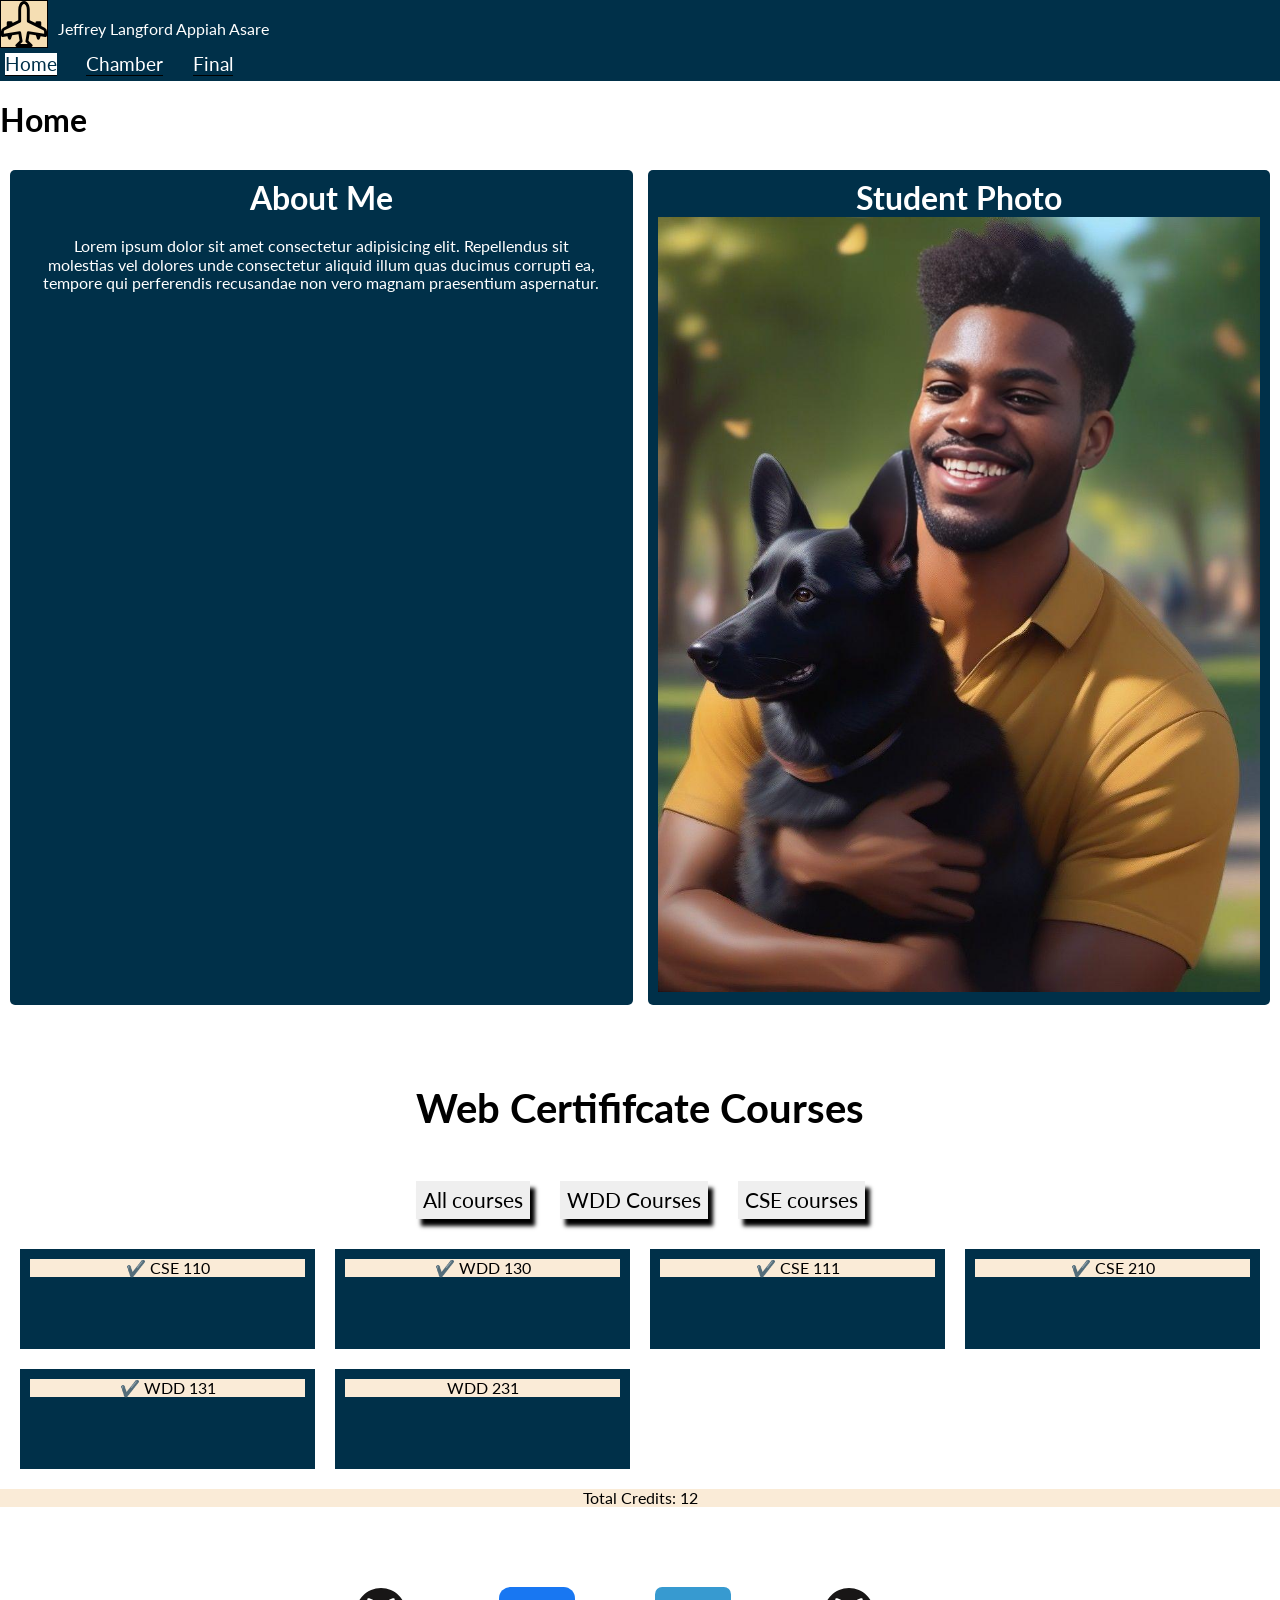
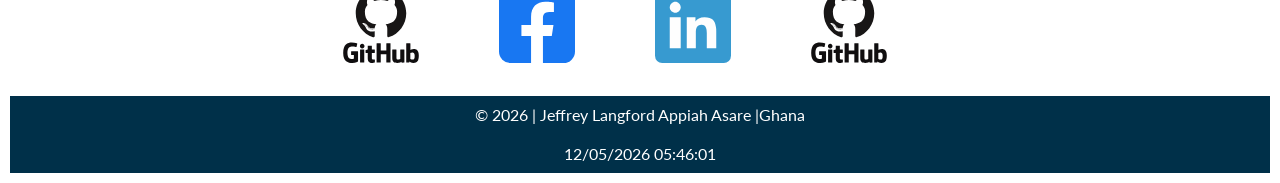
<file: index.html>
<!DOCTYPE html>
<html lang="en">
<head>
    <meta charset="UTF-8">
    <meta name="viewport" content="width=device-width, initial-scale=1.0">
    <title>WDD231 Coures introduction</title>
    <link rel="stylesheet" href="styles/normalize.css">
    <link rel="stylesheet" href="styles/small.css">
    <link rel="stylesheet" href="styles/larger.css">
    <link rel="icon" href="images/favicon.ico">
    <link rel="preconnect" href="https://fonts.googleapis.com">
    <link rel="preconnect" href="https://fonts.gstatic.com" crossorigin>
    <link
        href="https://fonts.googleapis.com/css2?family=Lato:ital,wght@0,100;0,300;0,400;0,700;0,900;1,100;1,300;1,400;1,700;1,900&display=swap"
        rel="stylesheet">
    <meta name="description" content="WDD 231 Frontend Web Development I builds skills in HTML, CSS, and JavaScript with a focus on user experience and API integration.">
    <meta name="author" content="Jeffrey Langford Appiah Asare">
    <script src="scripts/course.js" defer></script>
    <script src="scripts/navigation.js" defer></script>
    <script src="scripts/date.js" defer></script>
    <meta property="og:title" content="WDD231 Coures">
    <meta property="og:description" content="WDD 231 Frontend Web Development I builds skills in HTML, CSS, and JavaScript with a focus on user experience.">
    <meta property="og:image" content="https://asarepro.github.io/wdd231/images/profile.webp">
    <meta property="og:url" content="https://asarepro.github.io/wdd231/index.html">
 
</head>
<body>
    
    <header>
        <img src="images/airplane-engines.svg" alt="site-logo" class="logo">
        <span id="site-head">Jeffrey Langford Appiah Asare</span>
        <button class="menu-open" aria-label="button"></button>
    </header>
    <nav>
        <ul class="menu-links">
            <li><a href="index.html" class="active">Home</a></li>
            <li><a href="chamber/index.html">Chamber</a></li>
            <li><a href="final/index.html">Final</a></li>
        </ul>
    </nav>
    

    <main>
        <h1>Home</h1>
    
    <div class="container">
    <section>
        <h2>About Me</h2>
        <p>Lorem ipsum dolor sit amet consectetur adipisicing elit. Repellendus sit molestias vel dolores unde consectetur aliquid illum quas ducimus corrupti ea, tempore qui perferendis recusandae non vero magnam praesentium aspernatur.</p>
    </section>

    <section>
        <h2>Student Photo</h2>
        <img src="images/profile.webp" alt="student-profile" class="profie">
    </section>

    </div>

    <section class="course">
        <h2>Web Certififcate Courses</h2>

        <div class="btn-group">
        <button id="all_course">All courses</button>
        <button id="wdd">WDD Courses</button>
        <button id="cse">CSE courses</button>
        </div>

        <div class="course-list">
        
            
        </div>
        <p class="total-credits">TOTAL:</p>
    </section>

    

    </main>
    
    <footer>
        <ul class="social-links">
            <li><a href="https://github.com"><img src="images/github.svg" alt="github-icon"></a></li>
            <li><a href="https://web.facebook.com/"><img src="images/facebook.svg" alt="facebook-icon"></a></li>
            <li><a href="https://www.linkedin.com/"><img src="images/linkedin.svg" alt="linkedin-icon"></a></li>
            <li><a href="https://github.com"><img src="images/github.svg" alt="github-icon"></a></li>
        </ul>
        <p>
            <span id="currentyear"></span>
        </p>
        <p id="lastModified">
        </p>
    </footer>
</body>
</html>
</file>
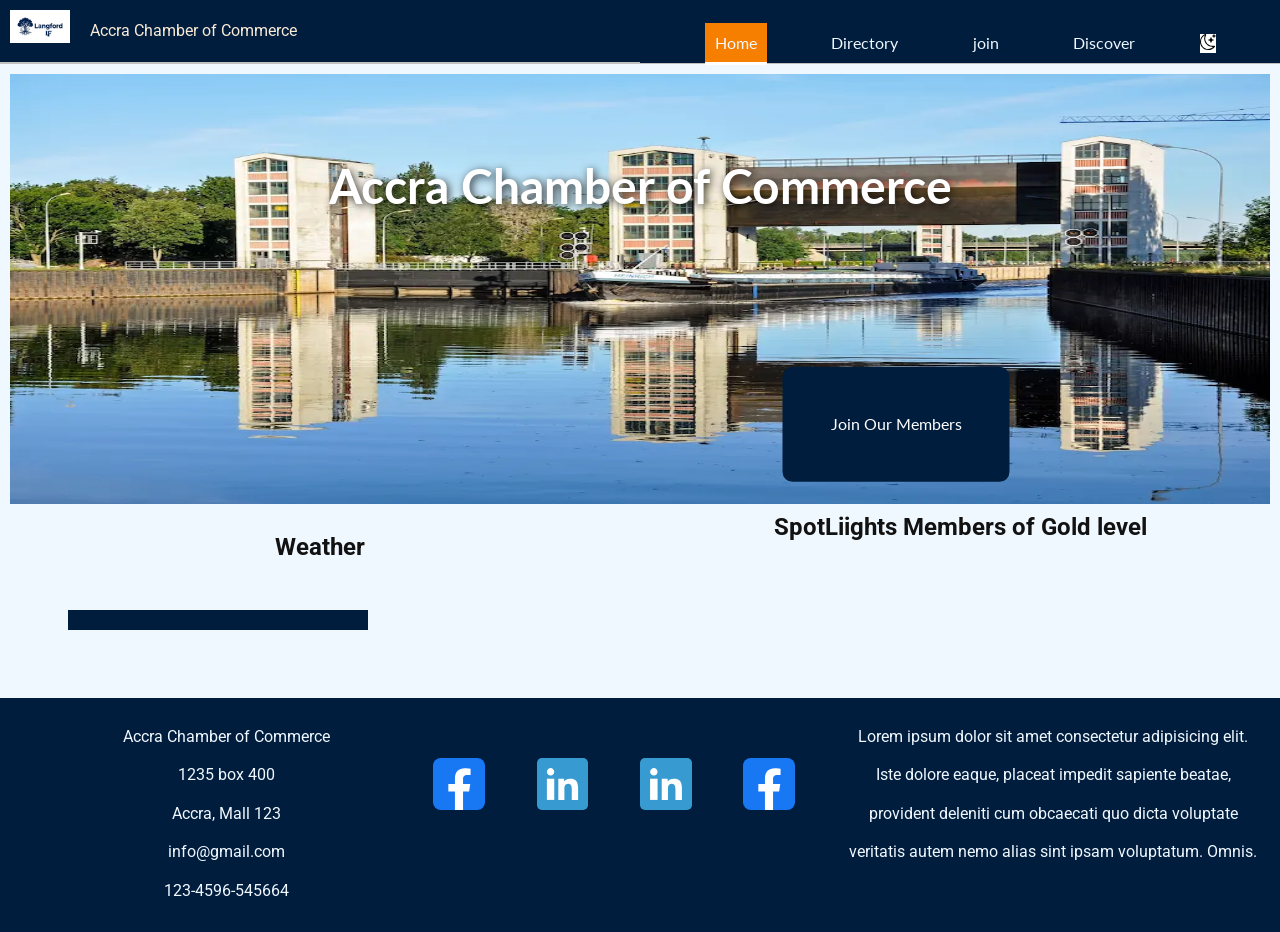
<file: chamber/index.html>
<!DOCTYPE html>
<html lang="en">

<head>
    <meta charset="UTF-8">
    <meta name="viewport" content="width=device-width, initial-scale=1.0">
    <meta name="description"
        content="Discover how the Accra Chamber of Commerce supports local businesses, fosters economic growth, and connects entrepreneurs with valuable resources.">
    <meta name="author" content="Jeffrey Langford Appiah Asare">
    <meta property="og:title" content="Accra Chamber of Commerce">
    <meta property="og:description"
        content="Discover how the Accra Chamber of Commerce supports local businesses, fosters economic growth, and connects entrepreneurs with valuable resources.">
    <meta property="og:image" content="https://asarepro.github.io/wdd231/Chamber/images/square.webp">
    <meta property="og:url" content="https://asarepro.github.io/wdd231/Chamber/index.html">
    <title>Accra Chamber of Commerce</title>
    <link rel="stylesheet" href="styles/normalize.css">
    <link rel="stylesheet" href="styles/style.css">
    <link rel="shortcut icon" href="images/favicon.ico" type="image/x-icon">
    <script src="scripts/index.js" type="module"></script>
    <script src="scripts/weather_data.js" defer></script>
    <script src="scripts/members.js" defer></script>
    <link rel="preconnect" href="https://fonts.googleapis.com">
    <link rel="preconnect" href="https://fonts.gstatic.com" crossorigin>
    <link
        href="https://fonts.googleapis.com/css2?family=Lato:ital,wght@0,100;0,300;0,400;0,700;0,900;1,100;1,300;1,400;1,700;1,900&family=Roboto:ital,wght@0,100..900;1,100..900&display=swap"
        rel="stylesheet">
</head>

<body class="main-body">

    <div class="main-head">
        <header>
            <img src="images/logo.jpg" alt="logo picture">
            <span class="site-head">Accra Chamber of Commerce</span>
            <button class="moon-toggel" aria-label="button"></button>
            <button class="menu-icon" aria-label="button"></button>
        </header>

        <nav>
            <ul class="menu-list">
                <li><a href="index.html" class="active">Home</a></li>
                <li><a href="directory.html">Directory</a></li>
                <li><a href="join.html">join</a></li>
                <li><a href="discover.html">Discover</a></li>
                <li><button class="moon-toggel-2" aria-label="button"></button></li>
            </ul>
        </nav>
    </div>
    <main>
    <section>
        <div class="hero-img">
            <h1>Accra Chamber of Commerce</h1>
            <img src="images/chamber.webp" alt="chamber of commerce hero image">
            <a href="#"><button class="cta">Join Our Members</button></a>
        </div>
    </section>
  
    <section id="container">
        <div class="weather">
            <h2>Weather</h2>
            <div class="weather-card">

            </div>
        
        </div>

        <div class="company-spotlight">
            <h2>SpotLiights Members of Gold level</h2>
            <div class="members">
                
            </div>
        </div>
    </section>

    

    </main>

    <footer>
        <div class="contact-info">
            <p>
                Accra Chamber of Commerce <br>
                1235 box 400 <br>
                Accra, Mall 123 <br>
                info@gmail.com <br>
                123-4596-545664
            </p>
        </div>

        <div class="social-info">
            <ul class="social-link">
                <li><a href="https://web.facebook.com/"><img src="images/facebook.svg" alt="social-link-facebook"></a>
                </li>
                <li><a href="https://www.linkedin.com/"><img src="images/linkedin.svg" alt="social-link"></a></li>
                <li><a href="https://www.linkedin.com/"><img src="images/linkedin.svg" alt="social-link"></a></li>
                <li><a href="https://web.facebook.com/"><img src="images/facebook.svg" alt="social-link"></a></li>
            </ul>

        </div>

        <div class="site-info">
            <p>
                Lorem ipsum dolor sit amet consectetur adipisicing elit. Iste dolore eaque, placeat impedit sapiente
                beatae, provident deleniti cum obcaecati quo dicta voluptate veritatis autem nemo alias sint ipsam
                voluptatum. Omnis.
            </p>
        </div>

        <p>
            <span id="currentyear"></span>
        </p>
        <p id="lastModified">

        </p>

    </footer>
</body>

</html>
</file>
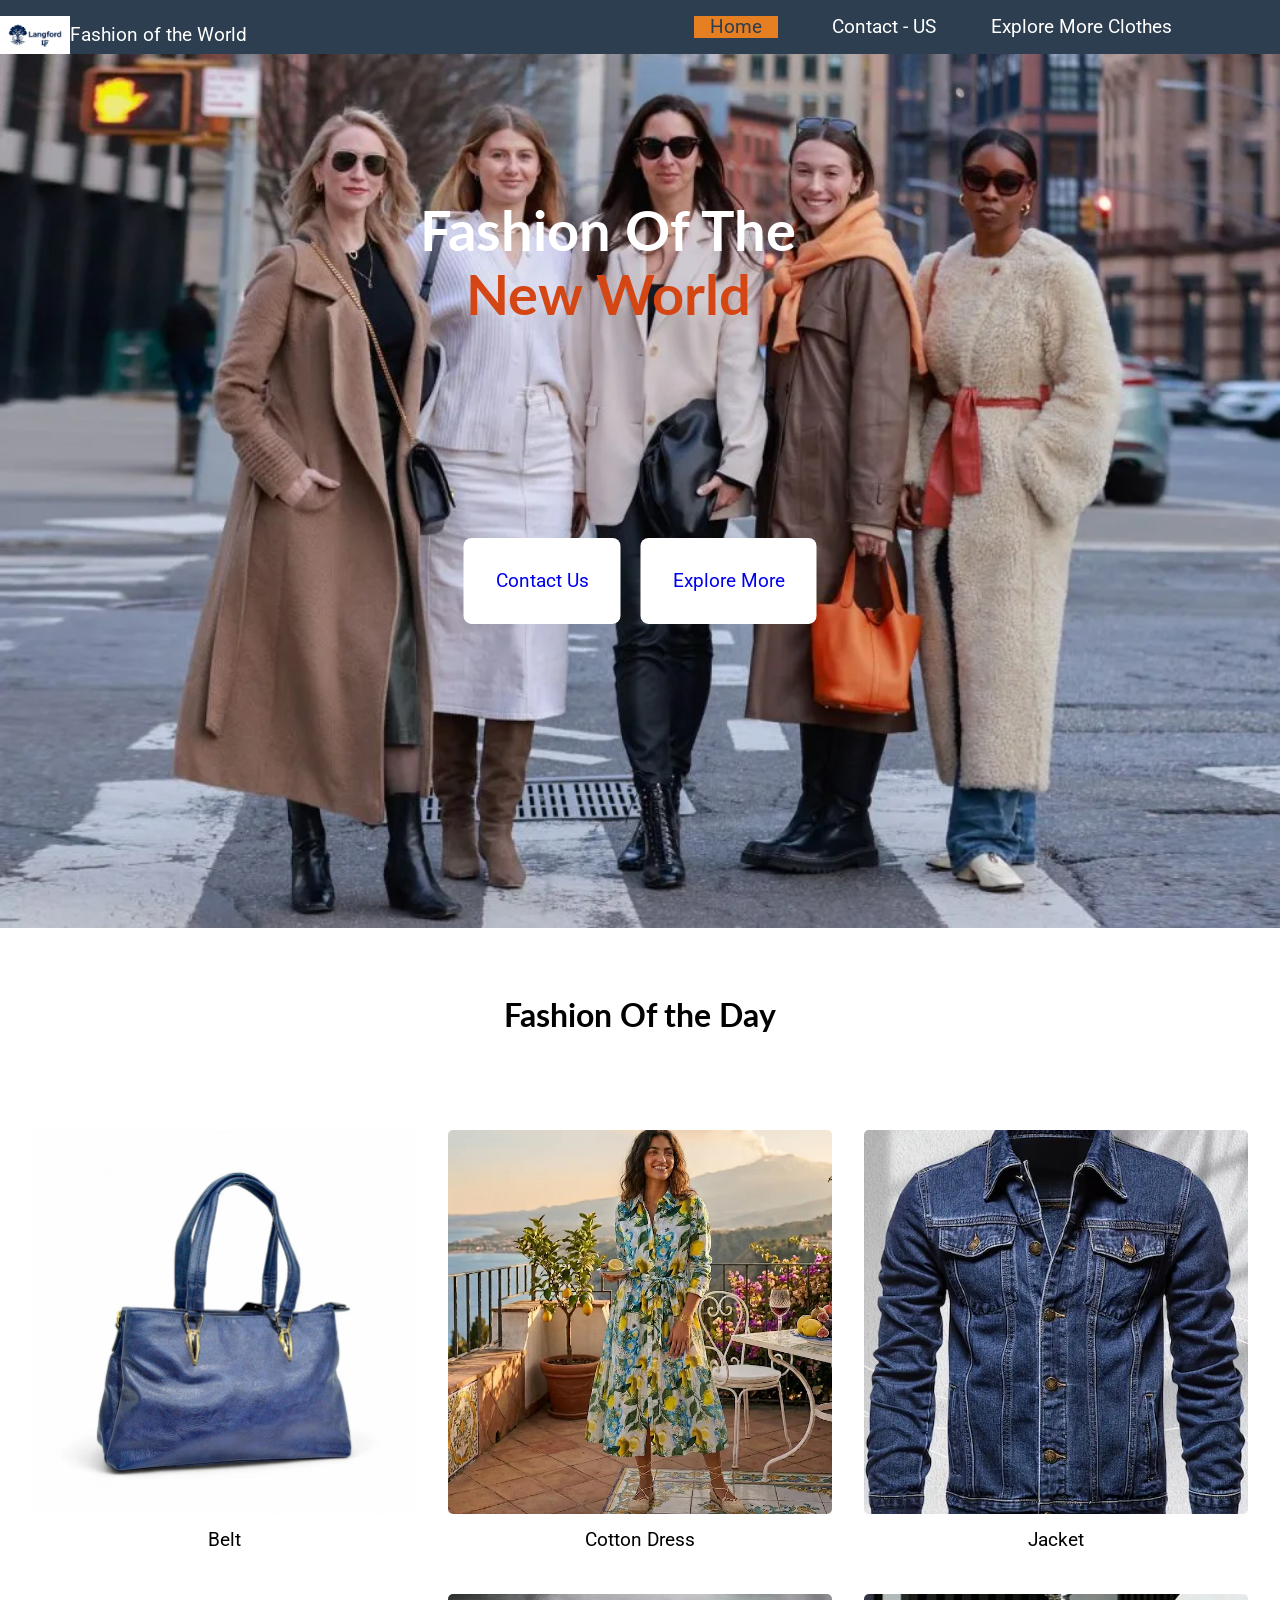
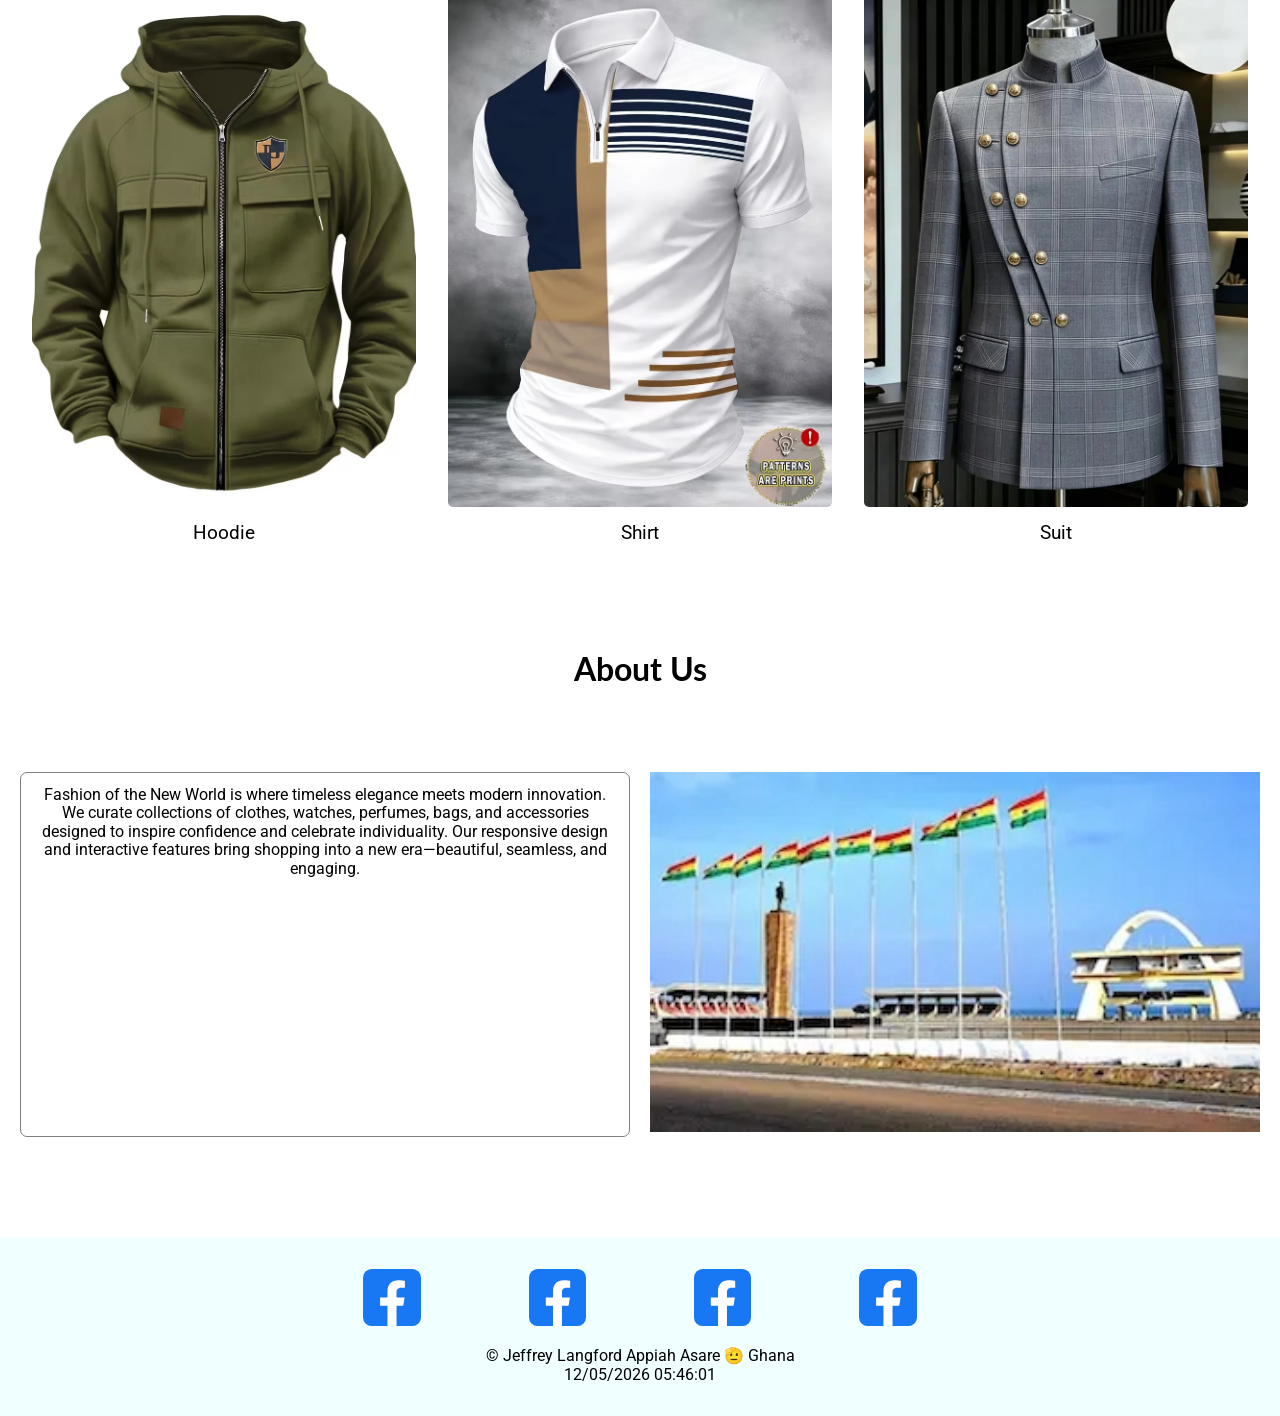
<file: final/index.html>
<!DOCTYPE html>
<html lang="en">
<head>
    <meta charset="UTF-8">
    <meta name="viewport" content="width=device-width, initial-scale=1.0">
    <title>Latest Fashions For All</title>
    <meta name="description" content="Discover stylish fashion collections of watches, clothes, perfumes, bags, and accessories. Shop trendy designs with transparent hover price effects.">
    <meta name="author" content="Jeffrey Langford Appiah Asare">
    <meta property="og:title" content="Fashion of the New World">
    <meta property="og:description" content="Explore our fashion index for modern watches, clothes, perfumes, and more. Beautiful responsive design with interactive hover pricing.">
    <meta property="og:image" content="https://asarepro.github.io/wdd231/final/images/shirt.webp">
    <meta property="og:url" content="https://asarepro.github.io/wdd231/final/index.html">
    <link rel="shortcut icon" href="images/favicon.ico" type="image/x-icon">
    <link rel="stylesheet" href="styles/normalize.css">
    <link rel="stylesheet" href="styles/style.css">
    <script src="scripts/index.js" type="module"></script>
    <link rel="preconnect" href="https://fonts.googleapis.com">
    <link rel="preconnect" href="https://fonts.gstatic.com" crossorigin>
    <link
        href="https://fonts.googleapis.com/css2?family=Lato:ital,wght@0,100;0,300;0,400;0,700;0,900;1,100;1,300;1,400;1,700;1,900&family=Roboto:ital,wght@0,100..900;1,100..900&display=swap"
        rel="stylesheet">
</head>
<body>
    <header>
        <div class="headline">
        <img src="../chamber/images/logo.jpg" alt="site logo" width="44" height="44">
        <span class="site-name">Fashion of the World</span>
        <button class="menu-icon"></button>
        </div>
        <nav>
            <ul class="menu-list">
                <li><a href="index.html" class="active">Home</a></li>
                <li><a href="contact.html">Contact - US</a></li>
                <li><a href="explore.html">Explore More Clothes</a></li>
                <li></li>
            </ul>
        </nav>
    </header>

    <main>
        <section>
        <div class="hero-con">
            <h1>Fashion Of The <span class="hero-txt"> <br> New World</span></h1>
            <img src="images/hero-image.webp" alt="hero image" width="10" height="10">
            <div class="btn-group">
                <a href="contact.html" class="join-btn">Contact Us</a>
                <a href="explore.html" class="explore-btn">Explore More</a>
            </div>
        </div>
        </section>

        <section>
            <h2>Fashion Of the Day</h2>
            <div class="fashion-con">
                <div class="fashion-bx"><a href="images/bag.webp"><figure><img src="images/bag.webp" alt="fashion belt" width="10" height="10" loading="lazy">
                    <figcaption>Belt</figcaption>
                </figure></a>
                </div>
                
                <div class="fashion-bx"><a href="images/cotton-dress.webp">
                    <figure><img src="images/cotton-dress.webp" alt="fashion cotton dress" width="10" height="10" loading="lazy">
                        <figcaption>Cotton Dress</figcaption></figure>
                </a>
                </div>

                <div class="fashion-bx"><a href="images/jacket.webp">
                    <figure><img src="images/jacket.webp" alt="fashion jacket" width="10" height="10" loading="lazy">
                        <figcaption>Jacket</figcaption>
                    </figure>
                </a>
                </div>

                <div class="fashion-bx"><a href="images/hoodie.webp">
                    <figure><img src="images/hoodie.webp" alt="fashion hoodie" width="10" height="10" loading="lazy">
                        <figcaption>Hoodie</figcaption>
                    </figure>
                </a>
                </div>

                <div class="fashion-bx"><a href="images/shirt.webp">
                    <figure><img src="images/shirt.webp" alt="fashion shirt" width="10" height="10" loading="lazy">
                        <figcaption>Shirt</figcaption>
                    </figure>
                </a>
                </div>

                <div class="fashion-bx"><a href="images/suit.webp">
                    <figure><img src="images/suit.webp" alt="fashion suit" width="10" height="10" loading="lazy">
                        <figcaption>Suit</figcaption>
                    </figure>
                </a>
                </div>
            </div>
        </section>

        <section>
            <h2>About Us</h2>
            <div class="abt-us">
                <div class="abt-txt">
                    <p>
                        Fashion of the New World is where timeless elegance meets modern innovation. We curate collections of clothes, watches,
                        perfumes, bags, and accessories designed to inspire confidence and celebrate individuality. Our responsive design and
                        interactive features bring shopping into a new era—beautiful, seamless, and engaging.
                    </p>
                </div>
                <div class="abt-pic">
                    <img src="../chamber/images/square.webp" alt="about us image" loading="lazy" width="20" height="20">
                </div>
            </div>
        </section>

    </main>


    <footer>
        <div class="footer-media">
            <ul>
                <li><a href="#"><img src="../images/facebook.svg" alt="" width="20" height="20"></a></li>
                <li><a href="#"><img src="../images/facebook.svg" alt="" width="20" height="20"></a></li>
                <li><a href="#"><img src="../images/facebook.svg" alt="" width="20" height="20"></a></li>
                <li><a href="#"><img src="../images/facebook.svg" alt="" width="20" height="20"></a></li>
            </ul>
        </div>
        <p>
            <span id="currentyear"></span>
        </p>
        <p id="lastModified"></p>
    </footer>
</body>
</html>
</file>
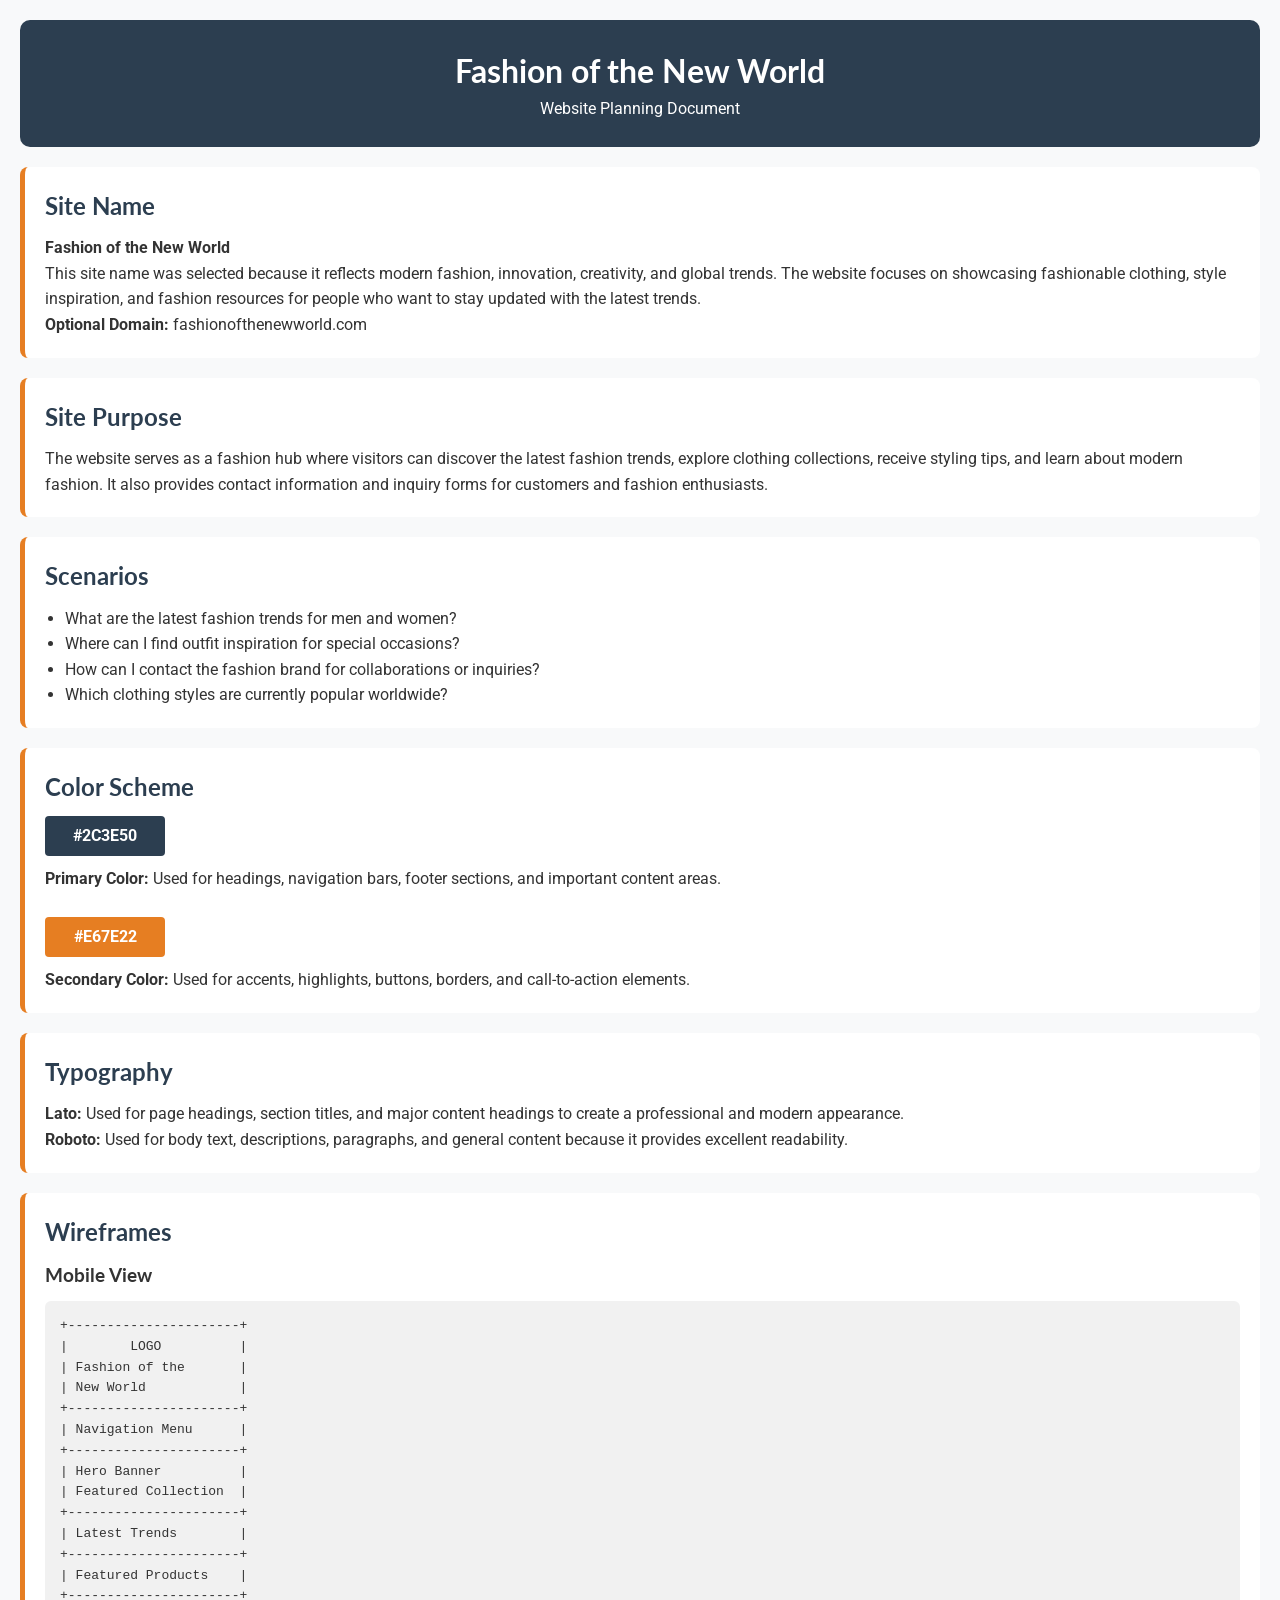
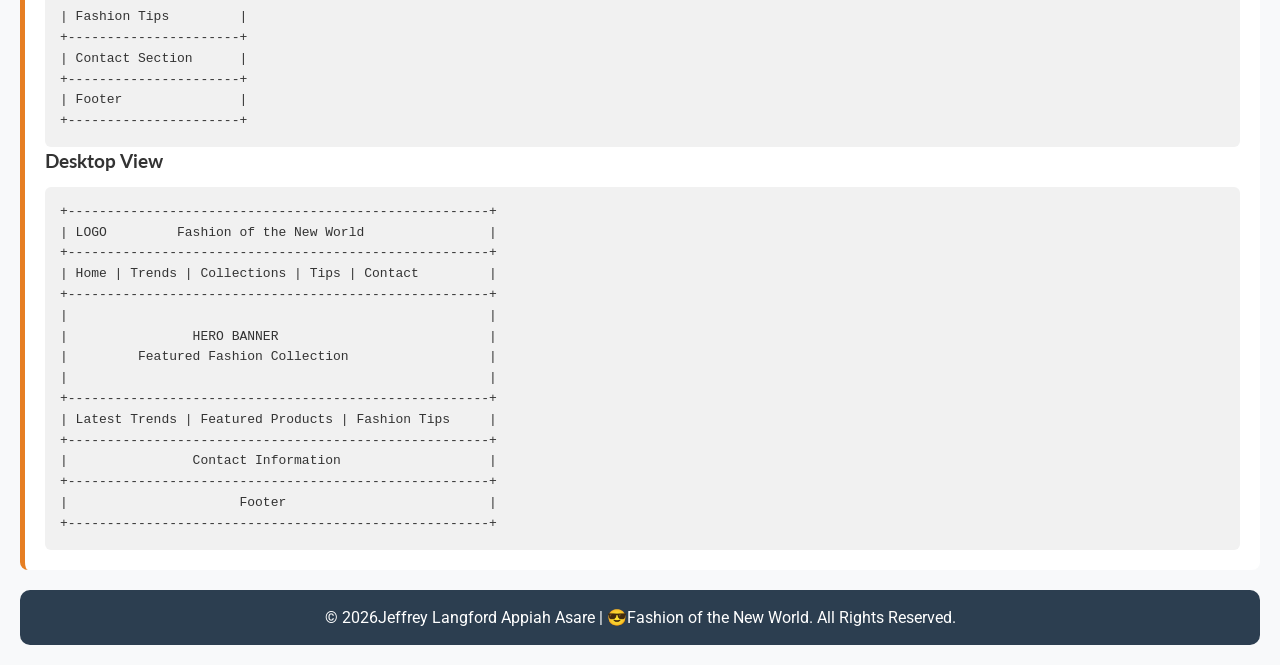
<file: project_site.html>
<!DOCTYPE html>
<html lang="en">
<head>
    <meta charset="UTF-8">
    <meta name="viewport" content="width=device-width, initial-scale=1.0">
    <title>Fashion of the New World - Site Plan</title>
    <link rel="stylesheet" href="styles/project_site.css">
    <link href="https://fonts.googleapis.com/css2?family=Lato:wght@400;700&family=Roboto:wght@300;400;500&display=swap" rel="stylesheet">
</head>
<body>

<header>
    <h1>Fashion of the New World</h1>
    <p>Website Planning Document</p>
</header>

<section>
    <h2>Site Name</h2>
    <p><strong>Fashion of the New World</strong></p>

    <p>
        This site name was selected because it reflects modern fashion,
        innovation, creativity, and global trends. The website focuses on
        showcasing fashionable clothing, style inspiration, and fashion
        resources for people who want to stay updated with the latest trends.
    </p>

    <p><strong>Optional Domain:</strong> fashionofthenewworld.com</p>
</section>

<section>
    <h2>Site Purpose</h2>

    <p>
        The website serves as a fashion hub where visitors can discover the
        latest fashion trends, explore clothing collections, receive styling
        tips, and learn about modern fashion. It also provides contact
        information and inquiry forms for customers and fashion enthusiasts.
    </p>
</section>

<section>
    <h2>Scenarios</h2>

    <ul>
        <li>What are the latest fashion trends for men and women?</li>
        <li>Where can I find outfit inspiration for special occasions?</li>
        <li>How can I contact the fashion brand for collaborations or inquiries?</li>
        <li>Which clothing styles are currently popular worldwide?</li>
    </ul>
</section>

<section>
    <h2>Color Scheme</h2>

    <div class="color-box primary">#2C3E50</div>

    <p>
        <strong>Primary Color:</strong> Used for headings, navigation bars,
        footer sections, and important content areas.
    </p>

    <br>

    <div class="color-box secondary">#E67E22</div>
    
    <p>
        <strong>Secondary Color:</strong> Used for accents, highlights,
        buttons, borders, and call-to-action elements.
    </p>
</section>

<section>
    <h2>Typography</h2>

    <p>
        <strong>Lato:</strong> Used for page headings, section titles, and
        major content headings to create a professional and modern appearance.
    </p>

    <p>
        <strong>Roboto:</strong> Used for body text, descriptions, paragraphs,
        and general content because it provides excellent readability.
    </p>
</section>

<section>
    <h2>Wireframes</h2>

    <h3>Mobile View</h3>

<pre>
+----------------------+
|        LOGO          |
| Fashion of the       |
| New World            |
+----------------------+
| Navigation Menu      |
+----------------------+
| Hero Banner          |
| Featured Collection  |
+----------------------+
| Latest Trends        |
+----------------------+
| Featured Products    |
+----------------------+
| Fashion Tips         |
+----------------------+
| Contact Section      |
+----------------------+
| Footer               |
+----------------------+
</pre>

    <h3>Desktop View</h3>

<pre>
+------------------------------------------------------+
| LOGO         Fashion of the New World                |
+------------------------------------------------------+
| Home | Trends | Collections | Tips | Contact         |
+------------------------------------------------------+
|                                                      |
|                HERO BANNER                           |
|         Featured Fashion Collection                  |
|                                                      |
+------------------------------------------------------+
| Latest Trends | Featured Products | Fashion Tips     |
+------------------------------------------------------+
|                Contact Information                   |
+------------------------------------------------------+
|                      Footer                          |
+------------------------------------------------------+
</pre>

</section>

<footer>
    <p>&copy; 2026Jeffrey Langford Appiah Asare | 😎Fashion of the New World. All Rights Reserved.</p>
</footer>

</body>
</html>
</file>
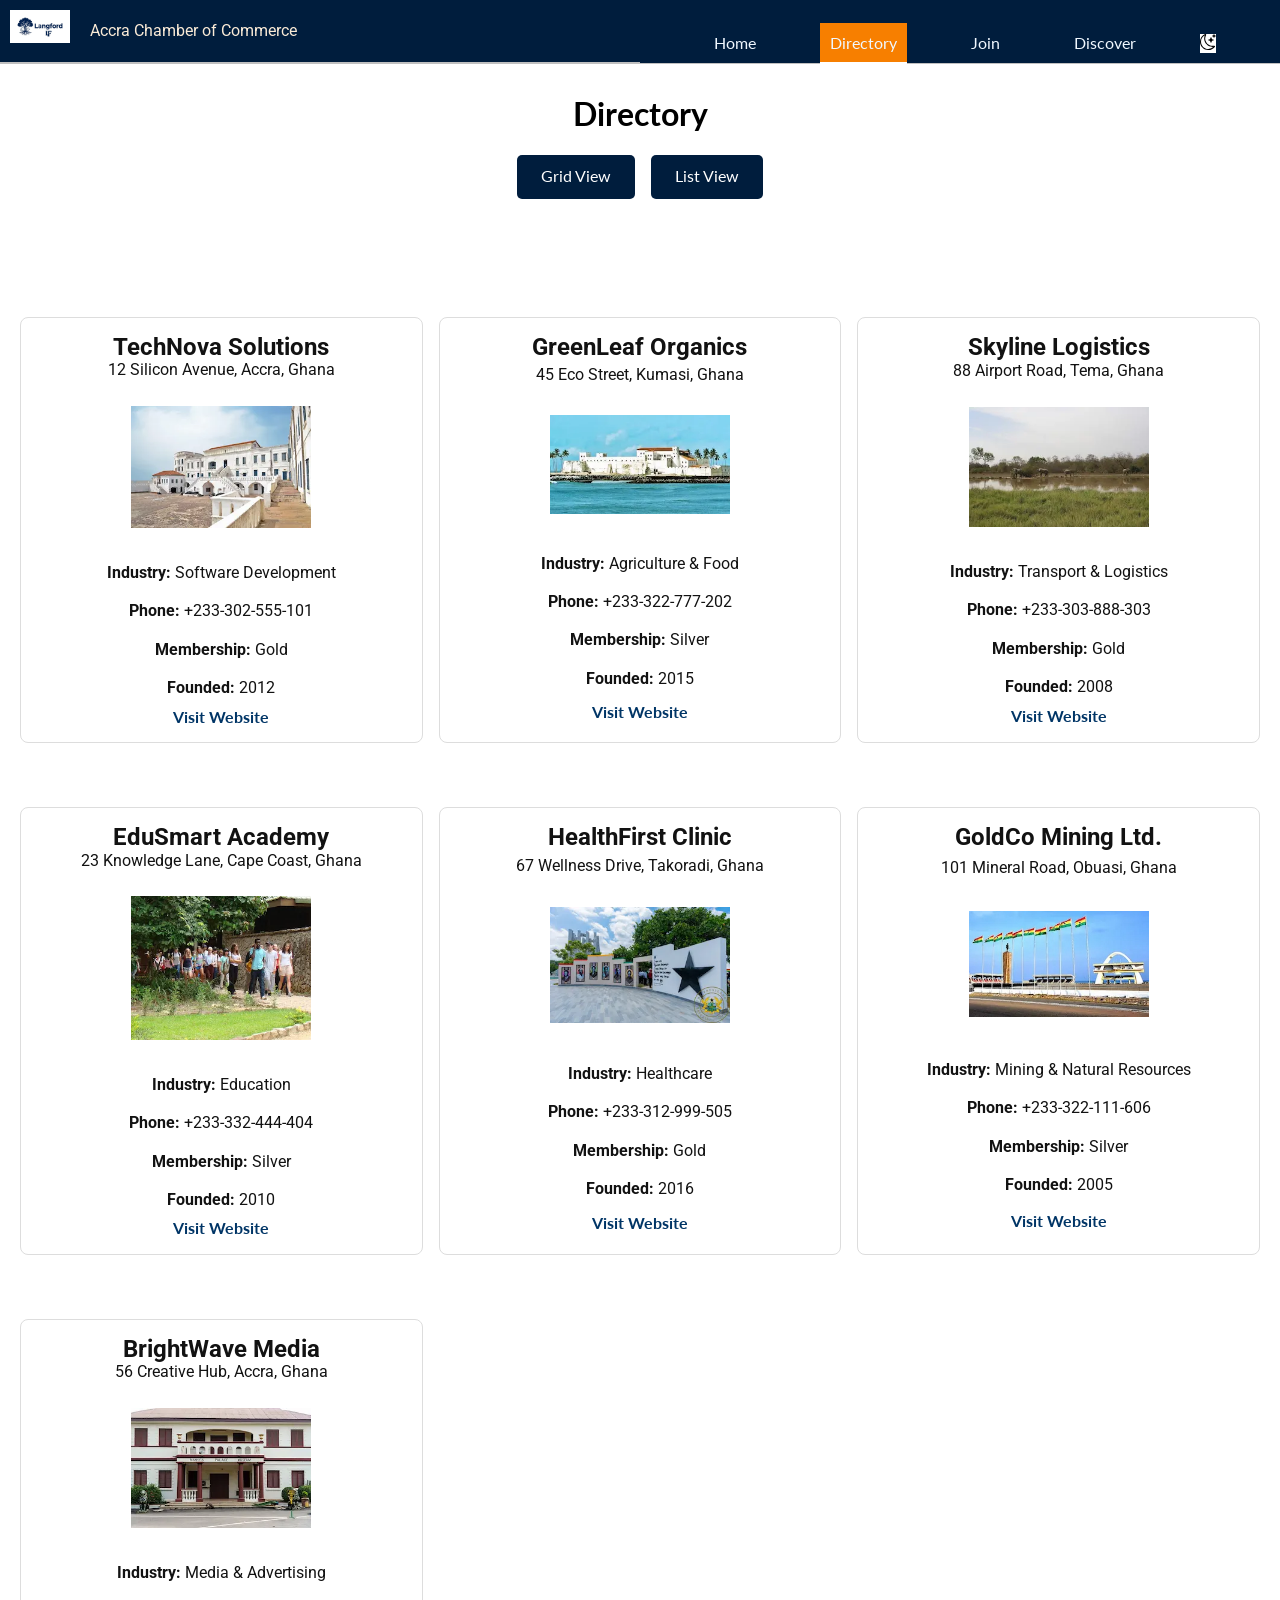
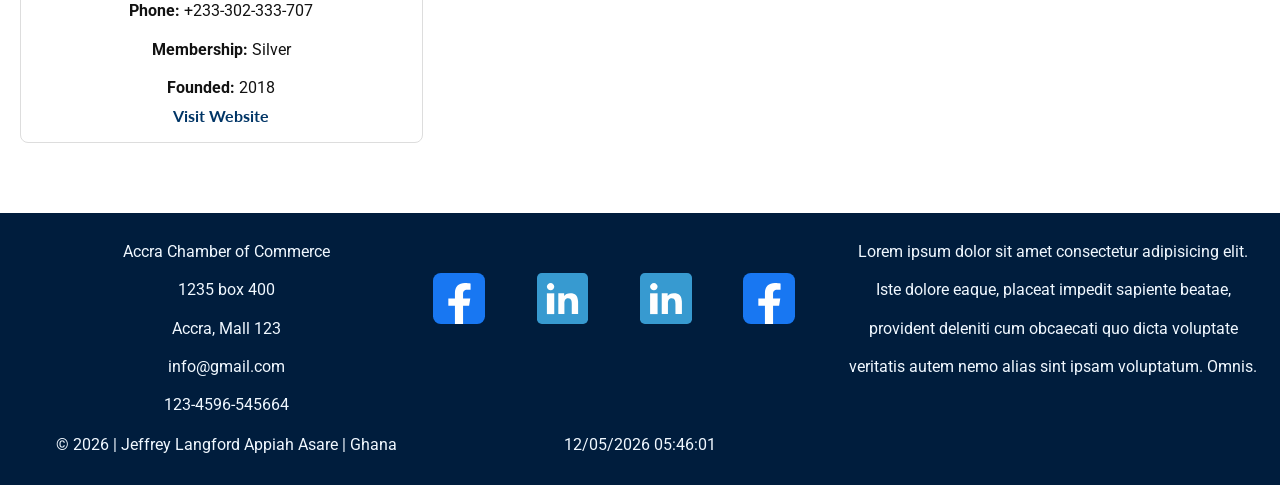
<file: chamber/directory.html>
<!DOCTYPE html>
<html lang="en">

<head>
    <meta charset="UTF-8">
    <meta name="viewport" content="width=device-width, initial-scale=1.0">
    <meta name="description"
        content="Discover how the Accra Chamber of Commerce supports local businesses, fosters economic growth, and connects entrepreneurs.">
    <meta name="author" content="Jeffrey Langford Appiah Asare">
    <meta property="og:title" content="Accra Chamber of Commerce">
    <meta property="og:description"
        content="Discover how the Accra Chamber of Commerce supports local businesses, fosters economic growth and networking.">
    <meta property="og:image" content="https://asarepro.github.io/wdd231/Chamber/images/accra.webp">
    <meta property="og:url" content="https://asarepro.github.io/wdd231/Chamber/directory.html">
    <title>Accra Chamber of Commerce Directory</title>
    <link rel="stylesheet" href="styles/normalize.css">
    <link rel="stylesheet" href="styles/style.css">
    <link rel="shortcut icon" href="images/favicon.ico" type="image/x-icon">
    <script src="scripts/index.js" type="module"></script>
    <link rel="preconnect" href="https://fonts.googleapis.com">
    <link rel="preconnect" href="https://fonts.gstatic.com" crossorigin>
    <link
        href="https://fonts.googleapis.com/css2?family=Lato:ital,wght@0,100;0,300;0,400;0,700;0,900;1,100;1,300;1,400;1,700;1,900&family=Roboto:ital,wght@0,100..900;1,100..900&display=swap"
        rel="stylesheet">
</head>

<body class="main-body">

    <div class="main-head">
        <header>
            <img src="images/logo.jpg" alt="logo picture">
            <span class="site-head">Accra Chamber of Commerce</span>
            <button class="moon-toggel" aria-label="button"></button>
            <button class="menu-icon" aria-label="button"></button>
        </header>

        <nav>
            <ul class="menu-list">
                <li><a href="index.html">Home</a></li>
                <li><a href="directory.html" class="active">Directory</a></li>
                <li><a href="join.html">Join</a></li>
                <li><a href="discover.html">Discover</a></li>
                <li><button class="moon-toggel-2" aria-label="button"></button></li>
            </ul>
        </nav>
    </div>
    <!-- <main>
        <h1>Directory</h1>
        <div class="card">

        </div>
    </main> -->

    <main>
        <h1>Directory</h1>
    
        <div class="view-controls">
            <button id="gridBtn">Grid View</button>
            <button id="listBtn">List View</button>
        </div>
    
        <div class="card grid-view"></div>
    </main>

    <footer>
        <div class="contact-info">
            <p>
                Accra Chamber of Commerce <br>
                1235 box 400 <br>
                Accra, Mall 123 <br>
                info@gmail.com <br>
                123-4596-545664
            </p>
        </div>

        <div class="social-info">
            <ul class="social-link">
                <li><a href="https://web.facebook.com/"><img src="images/facebook.svg" alt="social-link-facebook"></a>
                </li>
                <li><a href="https://www.linkedin.com/"><img src="images/linkedin.svg" alt="social-link"></a></li>
                <li><a href="https://www.linkedin.com/"><img src="images/linkedin.svg" alt="social-link"></a></li>
                <li><a href="https://web.facebook.com/"><img src="images/facebook.svg" alt="social-link"></a></li>
            </ul>

        </div>

        <div class="site-info">
            <p>
                Lorem ipsum dolor sit amet consectetur adipisicing elit. Iste dolore eaque, placeat impedit sapiente
                beatae, provident deleniti cum obcaecati quo dicta voluptate veritatis autem nemo alias sint ipsam
                voluptatum. Omnis.
            </p>
        </div>

        <p>
            <span id="currentyear"></span>
        </p>
        <p id="lastModified">

        </p>

    </footer>
</body>

</html>
</file>
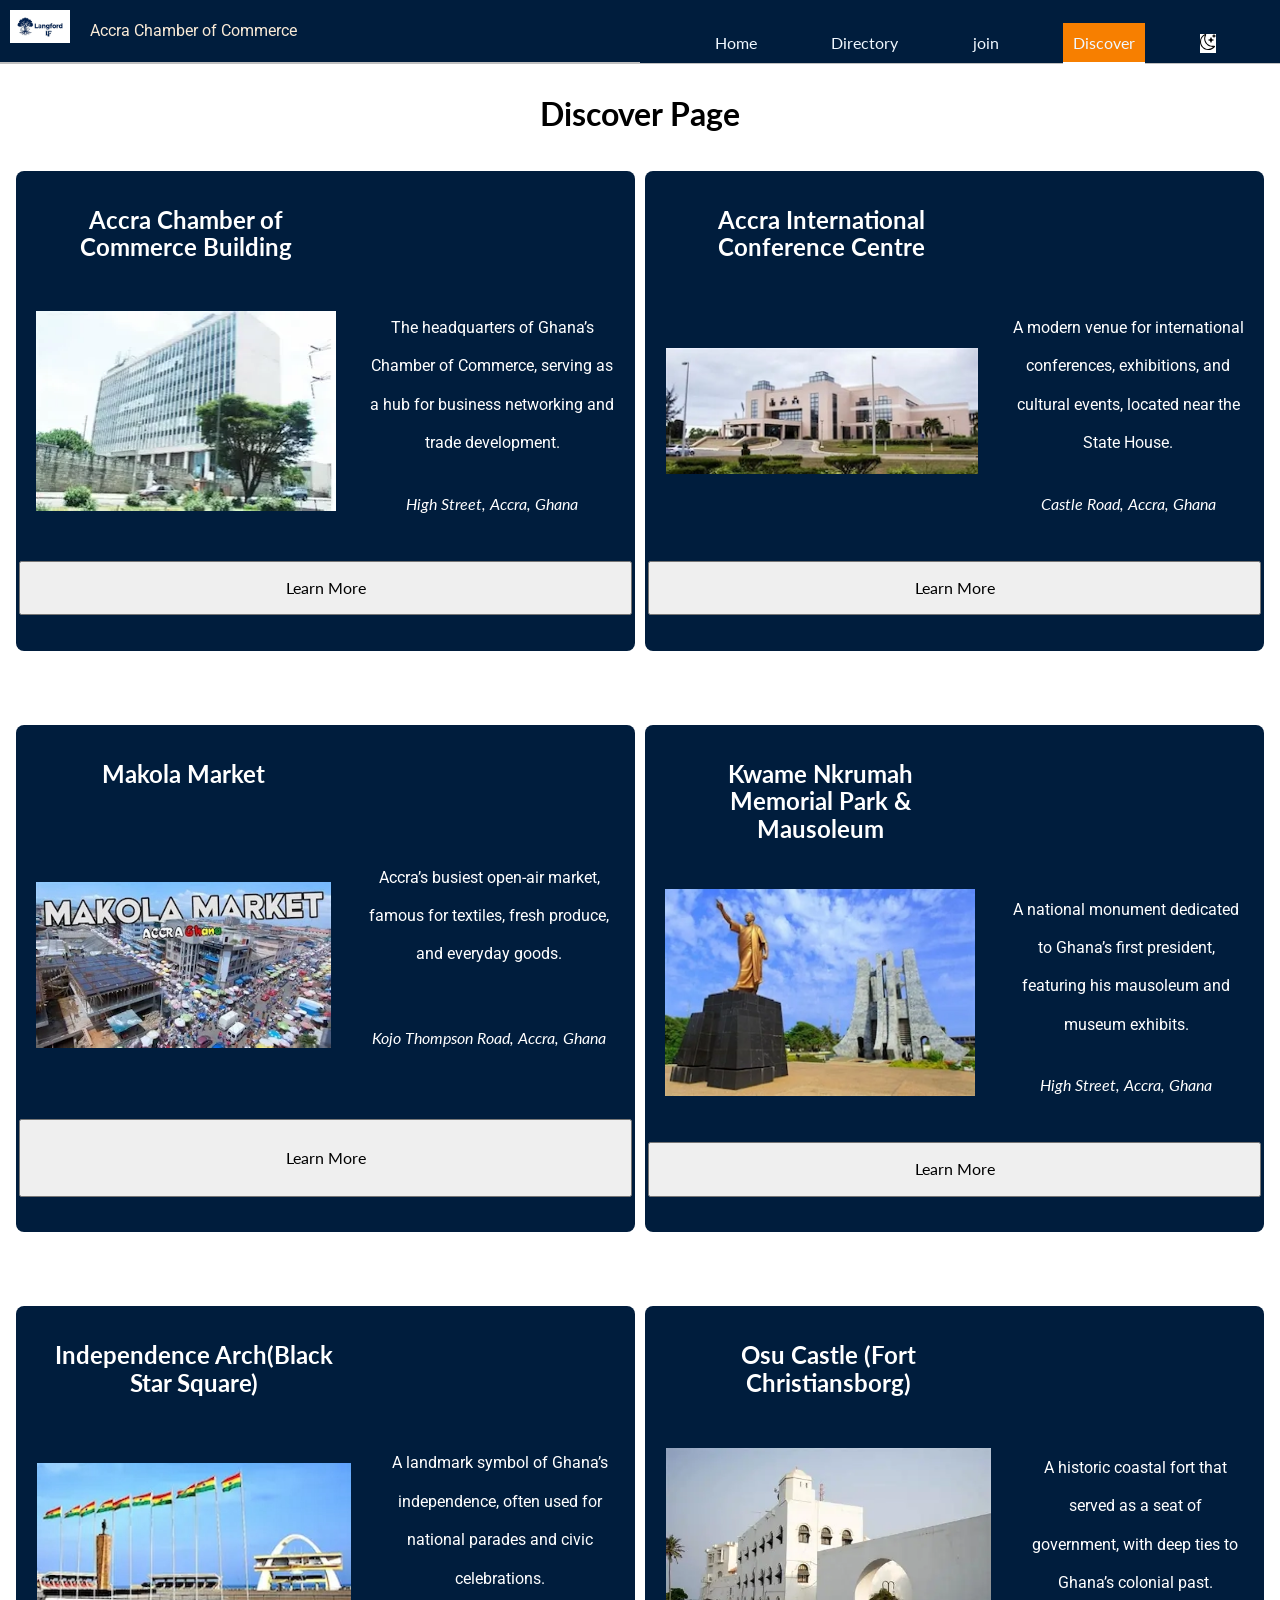
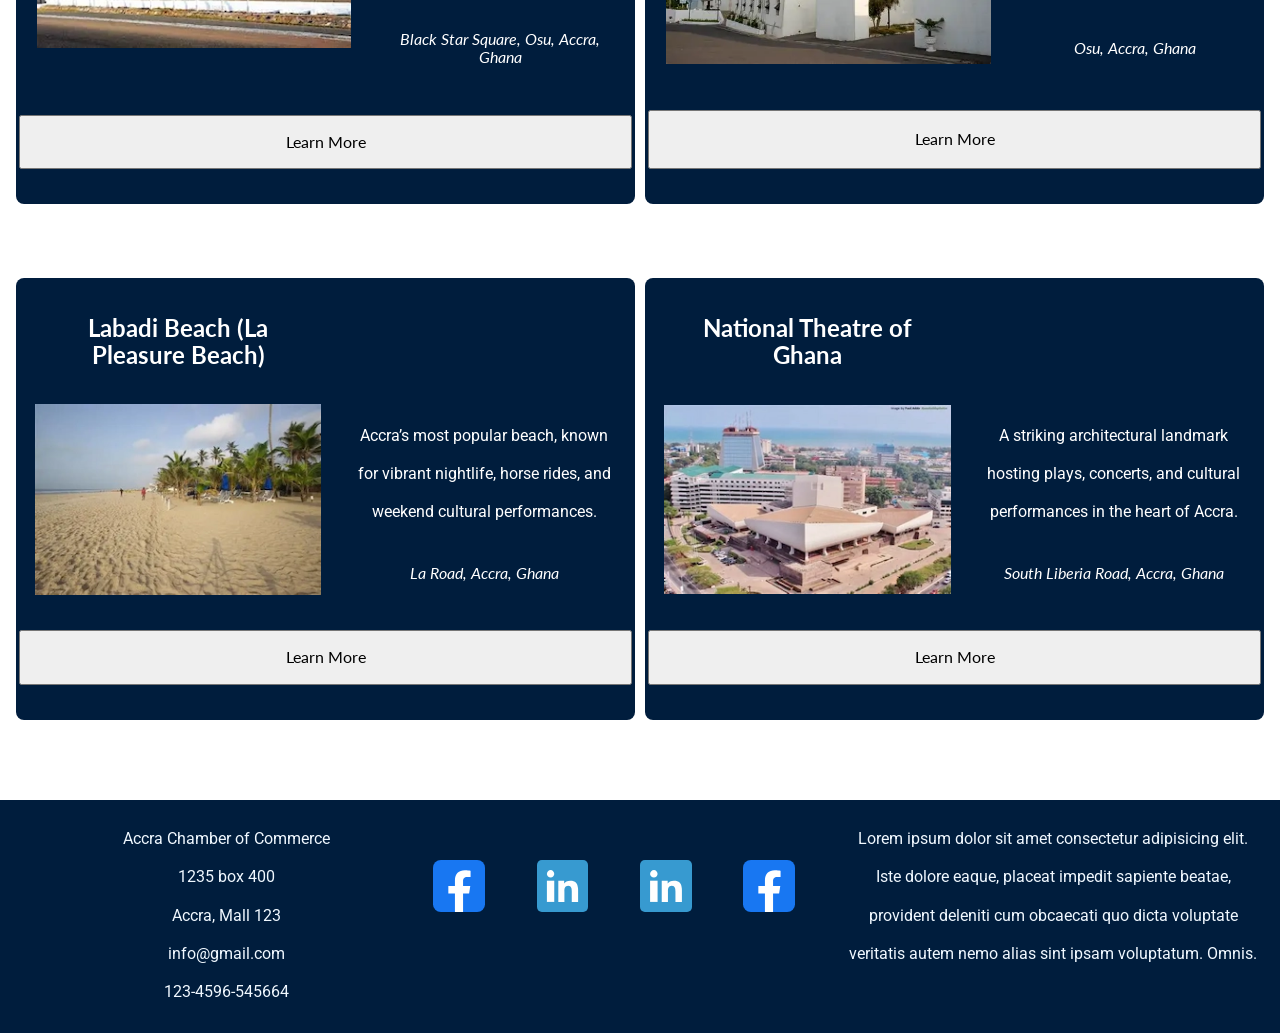
<file: chamber/discover.html>
<!DOCTYPE html>
<html lang="en">

<head>
    <meta charset="UTF-8">
    <meta name="viewport" content="width=device-width, initial-scale=1.0">
    <meta name="description"
        content="Discover how the Accra Chamber of Commerce supports local businesses, fosters economic growth, and connects entrepreneurs with valuable resources.">
    <meta name="author" content="Jeffrey Langford Appiah Asare">
    <meta property="og:title" content="Accra Chamber of Commerce">
    <meta property="og:description"
        content="Discover how the Accra Chamber of Commerce supports local businesses, fosters economic growth, and connects entrepreneurs with valuable resources.">
    <meta property="og:image" content="https://asarepro.github.io/wdd231/Chamber/images/square.webp">
    <meta property="og:url" content="https://asarepro.github.io/wdd231/Chamber/discover.html">
    <title>Discover Accra Chamber of Commerce Interesting Places</title>
    <link rel="stylesheet" href="styles/normalize.css">
    <link rel="stylesheet" href="styles/discover.css">
    <link rel="stylesheet" href="styles/style.css">
    <link rel="shortcut icon" href="images/favicon.ico" type="image/x-icon">
    <script src="scripts/index.js" type="module"></script>
    <script src="scripts/weather_data.js" type="module"></script>
    <link rel="preconnect" href="https://fonts.googleapis.com">
    <link rel="preconnect" href="https://fonts.gstatic.com" crossorigin>
    <link
        href="https://fonts.googleapis.com/css2?family=Lato:ital,wght@0,100;0,300;0,400;0,700;0,900;1,100;1,300;1,400;1,700;1,900&family=Roboto:ital,wght@0,100..900;1,100..900&display=swap"
        rel="stylesheet">
</head>

<body class="main-body">

    <div class="main-head">
        <header>
            <img src="images/logo.jpg" alt="logo picture">
            <span class="site-head">Accra Chamber of Commerce</span>
            <button class="moon-toggel" aria-label="button"></button>
            <button class="menu-icon" aria-label="button"></button>
        </header>

        <nav>
            <ul class="menu-list">
                <li><a href="index.html">Home</a></li>
                <li><a href="directory.html">Directory</a></li>
                <li><a href="join.html">join</a></li>
                <li><a href="discover.html" class="active">Discover</a></li>
                <li><button class="moon-toggel-2" aria-label="button"></button></li>
            </ul>
        </nav>
    </div>
    <main>
        <h1>Discover Page</h1>
        <div class="message"></div>
        <div class="interest">
            
            <div class="interest-card">

            </div>
        </div>


    </main>

    <footer>
        <div class="contact-info">
            <p>
                Accra Chamber of Commerce <br>
                1235 box 400 <br>
                Accra, Mall 123 <br>
                info@gmail.com <br>
                123-4596-545664
            </p>
        </div>

        <div class="social-info">
            <ul class="social-link">
                <li><a href="https://web.facebook.com/"><img src="images/facebook.svg" alt="social-link-facebook" loading="lazy"></a>
                </li>
                <li><a href="https://www.linkedin.com/"><img src="images/linkedin.svg" alt="social-link" loading="lazy"></a></li>
                <li><a href="https://www.linkedin.com/"><img src="images/linkedin.svg" alt="social-link" loading="lazy"></a></li>
                <li><a href="https://web.facebook.com/"><img src="images/facebook.svg" alt="social-link" loading="lazy"></a></li>
            </ul>

        </div>

        <div class="site-info">
            <p>
                Lorem ipsum dolor sit amet consectetur adipisicing elit. Iste dolore eaque, placeat impedit sapiente
                beatae, provident deleniti cum obcaecati quo dicta voluptate veritatis autem nemo alias sint ipsam
                voluptatum. Omnis.
            </p>
        </div>

        <p>
            <span id="currentyear"></span>
        </p>
        <p id="lastModified">

        </p>

    </footer>
</body>

</html>
</file>
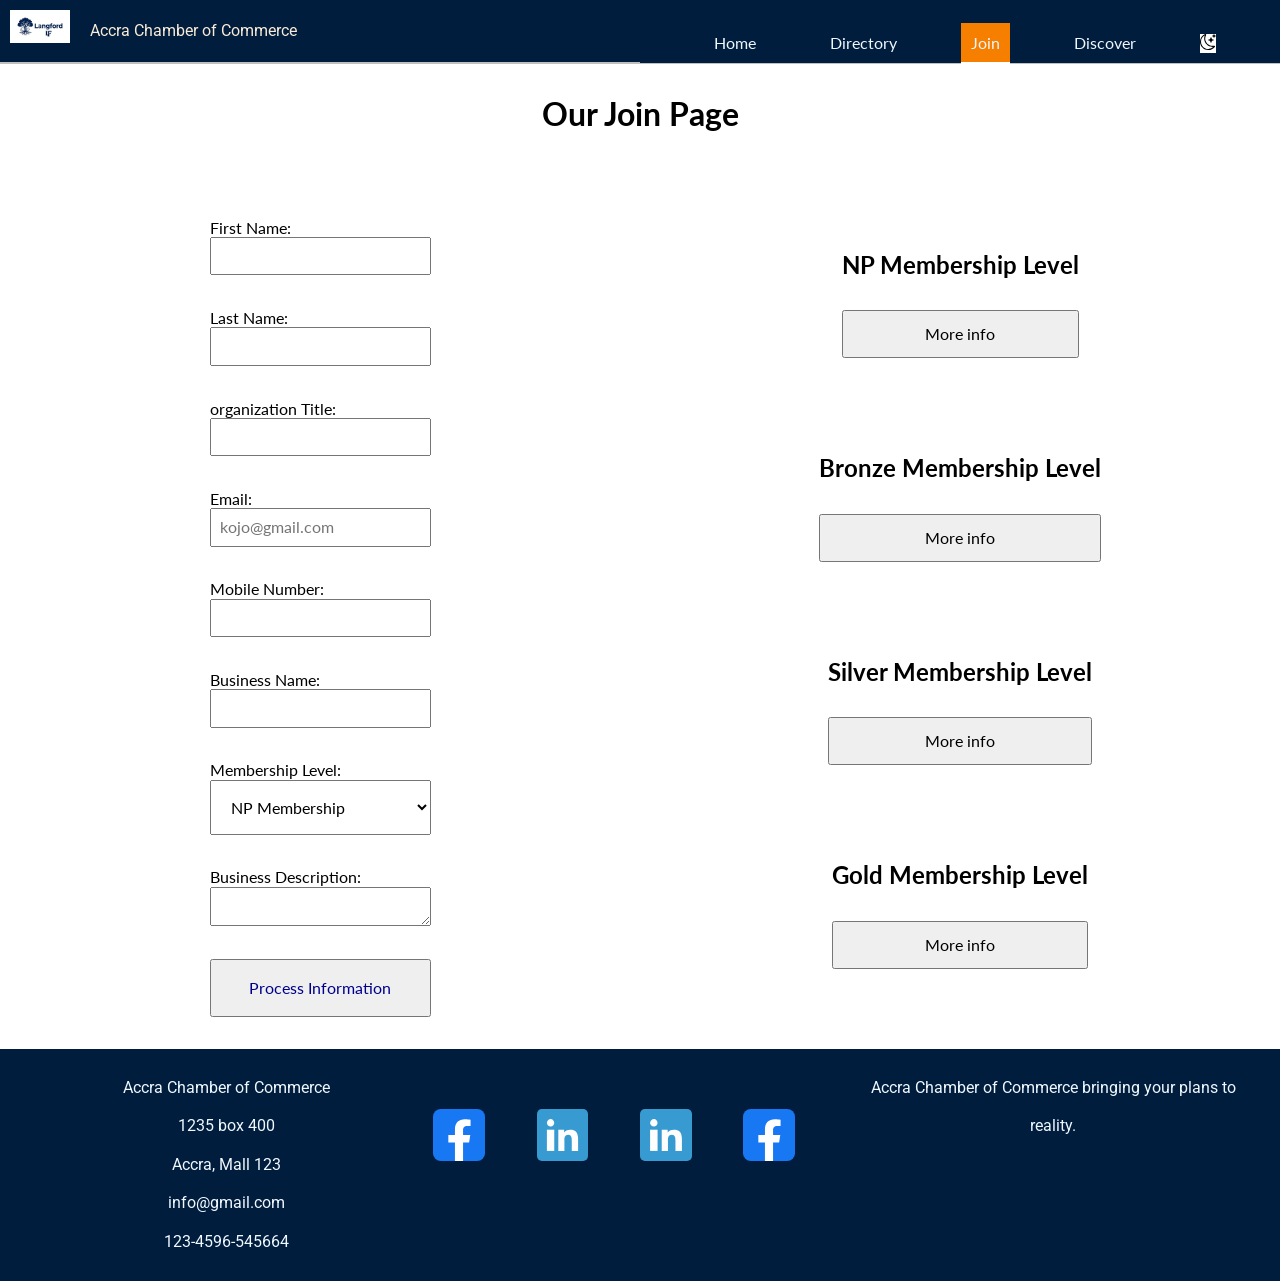
<file: chamber/join.html>
<!DOCTYPE html>
<html lang="en">

<head>
    <meta charset="UTF-8">
    <meta name="viewport" content="width=device-width, initial-scale=1.0">
    <meta name="description"
        content="Join our Accra Chamber of Commerce supports local businesses, fosters economic growth, and connects entrepreneurs with valuable resources.">
    <meta name="author" content="Jeffrey Langford Appiah Asare">
    <meta property="og:title" content="Join Accra Chamber of Commerce">
    <meta property="og:description"
        content="Join our Accra Chamber of Commerce supports local businesses, fosters economic growth, and connects entrepreneurs with valuable resources.">
    <meta property="og:image" content="https://asarepro.github.io/wdd231/Chamber/images/square.webp">
    <meta property="og:url" content="https://asarepro.github.io/wdd231/Chamber/Join.html">
    <title>Accra Chamber of Commerce Join-Page</title>
    <link rel="stylesheet" href="styles/normalize.css">
    <link rel="stylesheet" href="styles/style.css">
    <link rel="shortcut icon" href="images/favicon.ico" type="image/x-icon">
    <script src="scripts/index.js" type="module"></script>
    <link rel="preconnect" href="https://fonts.googleapis.com">
    <link rel="preconnect" href="https://fonts.gstatic.com" crossorigin>
    <link
        href="https://fonts.googleapis.com/css2?family=Lato:ital,wght@0,100;0,300;0,400;0,700;0,900;1,100;1,300;1,400;1,700;1,900&family=Roboto:ital,wght@0,100..900;1,100..900&display=swap"
        rel="stylesheet">
</head>


<body class="main-body">

    <div class="main-head">
        <header>
            <img src="images/logo.jpg" alt="logo picture">
            <span class="site-head">Accra Chamber of Commerce</span>
            <button class="moon-toggel" aria-label="button"></button>
            <button class="menu-icon" aria-label="button"></button>
        </header>

        <nav>
            <ul class="menu-list">
                <li><a href="index.html">Home</a></li>
                <li><a href="directory.html">Directory</a></li>
                <li><a href="join.html" class="active">Join</a></li>
                <li><a href="discover.html">Discover</a></li>
                <li><button class="moon-toggel-2" aria-label="button"></button></li>
            </ul>
        </nav>
    </div>
    <main>
        <h1>Our Join Page</h1>
        <div class="join-container">
        <form action="thankyou.html" method="get">
            <label for="firstname">First Name: <input type="text" name="firstname" required autocomplete="given-name" id="firstname" title="first Name"></label>
            <label for="lastname">Last Name: <input type="text" name="lastname" required autocomplete="family-name" id="lastname" title="last Name"></label>
            <label for="organization-title">organization Title: <input type="text" name="organization-title" id="organization-title" autocomplete="organization-title" title="organization-Title"></label>
            <label for="email">Email: <input type="email" name="useremail" id="email" title="User Email" autocomplete="email" required placeholder="kojo@gmail.com"></label>
            <label for="number">Mobile Number: <input type="tel" name="number" id="number" title="Mobile Number" autocomplete="tel" required></label>
            <label for="business-name">Business Name: <input type="text" name="business-name" id="business-name" title="business-Name" autocomplete="organization" required></label>
            <input type="hidden" id="timestamp" name="time">

            <label for="membership-level">
                Membership Level: 
                <select name="membership-level" id="membership-level">
                    <option value="np">NP Membership</option>
                    <option value="bronze">Bronze Membership</option>
                    <option value="silver">Silver Membership</option>
                    <option value="gold">Gold Membership</option>
                </select>
            </label>

            <label for="description">Business Description: 
                <textarea name="description" id="description">
                </textarea>
            </label>
                 
            
            
            <input type="hidden" id="time" name="time">

            <button type="submit">Process Information</button>
        </form>

        <div class="member-card">

            <div class="level-card">
                <h2>NP Membership Level</h2>
                <button popovertarget="level">More info</button>
                <dialog id="level" popover>
                    <h3>NP Membership</h3>
                    <p>
                        Purpose: Lowest cost entry point designed specifically for students, seniors, or small fellow nonprofits. <br>
                        Perks: Access to monthly digital newsletters, a listing in the public member directory, and basic volunteer
                        event
                        invites. <br>
                        Goal: Maximizes network size and builds a baseline email marketing list.
                    </p>
                    <button id="close" popovertarget="level" popovertargetaction="hide">Close</button>
                </dialog>
            </div>

            <div class="level-card">
                <h2>Bronze Membership Level</h2>
                <button popovertarget="level-1">More info</button>
                <dialog popover id="level-1">
                    <h3>Bronze Membership</h3>
                    <p>
                        Purpose: The standard individual membership tier for regular working professionals and individual supporters.
                        <br>
                        Perks: Adds full access to member-only website content, a digital membership badge, and 10% merchandise
                        discounts. <br>
                        Goal: Establishes predictable, recurring baseline revenue from your core community.
                    </p>
                    <button popovertarget="level-1" popovertargetaction="hide">Close</button>
                </dialog>
            </div>

            <div class="level-card">
                <h2>Silver Membership Level</h2>
                <button popovertarget="level-2">More info</button>
                <dialog popover id="level-2">
                    <h3>Silver Membership</h3>
                    <p>
                        Purpose: The "sweet spot" tier tailored for highly engaged advocates, families, or mid-level professionals.
                        <br>
                        Perks: Adds 1 free annual event ticket, priority registration for workshops, and access to a private forum.
                        <br>
                        Goal: Increases the average lifetime value of your standard member base.
                    </p>
                    <button popovertarget="level-2" popovertargetaction="hide">Close</button>
                </dialog>
            </div>

            <div class="level-card">
                <h2>Gold Membership Level</h2>
                <button popovertarget="level-3">More info</button>
                <dialog popover id="level-3">
                    <h3>Gold Membership</h3>
                    <p>
                        Purpose: The premium tier aimed at corporate sponsors, local businesses, or major individual philanthropic
                        donors. <br>
                        Perks: Adds VIP event seating, logo placement on your website homepage, and quarterly private briefing
                        calls. <br>
                        Goal: Generates high-margin funding while providing major exposure or exclusive access to top-tier backers.
                    </p>
                    <button popovertarget="level-3" popovertargetaction="hide">Close</button>
                </dialog>
            </div>

        </div>
        
        </div>
    </main>

    <footer>
        <div class="contact-info">
            <p>
                Accra Chamber of Commerce <br>
                1235 box 400 <br>
                Accra, Mall 123 <br>
                info@gmail.com <br>
                123-4596-545664
            </p>
        </div>

        <div class="social-info">
            <ul class="social-link">
                <li><a href="https://web.facebook.com/"><img src="images/facebook.svg" alt="social-link-facebook"></a>
                </li>
                <li><a href="https://www.linkedin.com/"><img src="images/linkedin.svg" alt="social-link"></a></li>
                <li><a href="https://www.linkedin.com/"><img src="images/linkedin.svg" alt="social-link"></a></li>
                <li><a href="https://web.facebook.com/"><img src="images/facebook.svg" alt="social-link"></a></li>
            </ul>

        </div>

        <div class="site-info">
            <p>
                Accra Chamber of Commerce bringing your plans to reality.
            </p>
        </div>

        <p>
            <span id="currentyear"></span>
        </p>
        <p id="lastModified">

        </p>

    </footer>
</body>

</html>
</file>
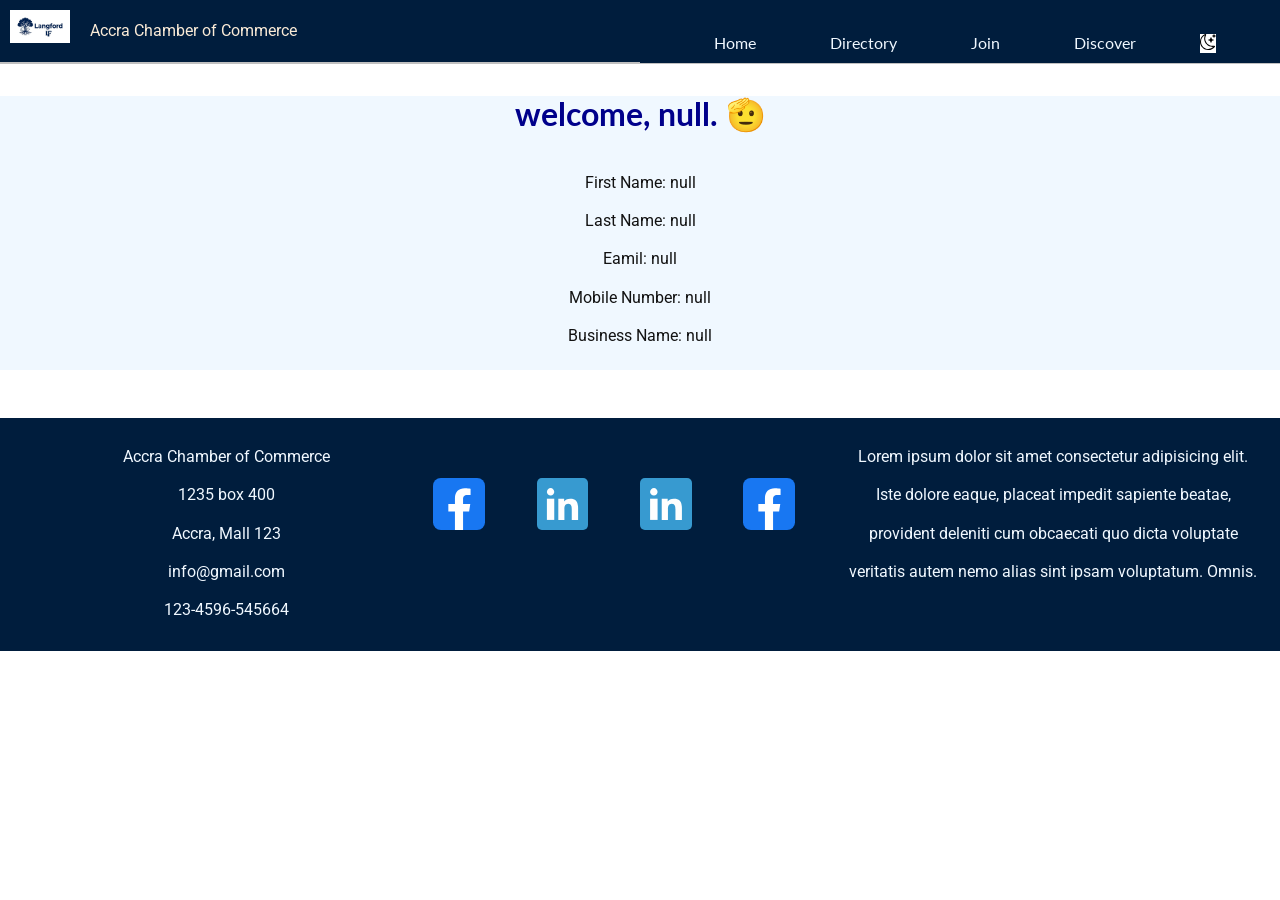
<file: chamber/thankyou.html>
<!DOCTYPE html>
<html lang="en">

<head>
    <meta charset="UTF-8">
    <meta name="viewport" content="width=device-width, initial-scale=1.0">
    <meta name="description"
        content="Join our Accra Chamber of Commerce supports local businesses, fosters economic growth, and connects entrepreneurs with valuable resources and networking opportunities">
    <meta name="author" content="Jeffrey Langford Appiah Asare">
    <meta property="og:title" content="Thank You Page for Accra Chamber of Commerce">
    <meta property="og:description"
        content="Thank You page for Chamber of Commerce supports local businesses, fosters economic growth, and connects entrepreneurs with valuable resources and networking opportunities">
    <meta property="og:image" content="https://asarepro.github.io/wdd231/Chamber/images/square.webp">
    <meta property="og:url" content="https://asarepro.github.io/wdd231/Chamber/thankyou.html">
    <title>Accra Chamber of Commerce Thank you Page</title>
    <link rel="stylesheet" href="styles/normalize.css">
    <link rel="stylesheet" href="styles/style.css">
    <link rel="shortcut icon" href="images/favicon.ico" type="image/x-icon">
    <script src="scripts/index.js" type="module"></script>
    <script src="scripts/thank.js" defer></script>
    <link rel="preconnect" href="https://fonts.googleapis.com">
    <link rel="preconnect" href="https://fonts.gstatic.com" crossorigin>
    <link
        href="https://fonts.googleapis.com/css2?family=Lato:ital,wght@0,100;0,300;0,400;0,700;0,900;1,100;1,300;1,400;1,700;1,900&family=Roboto:ital,wght@0,100..900;1,100..900&display=swap"
        rel="stylesheet">
</head>


<body class="main-body">

    <div class="main-head">
        <header>
            <img src="images/logo.jpg" alt="logo picture">
            <span class="site-head">Accra Chamber of Commerce</span>
            <button class="moon-toggel" aria-label="button"></button>
            <button class="menu-icon" aria-label="button"></button>
        </header>

        <nav>
            <ul class="menu-list">
                <li><a href="index.html">Home</a></li>
                <li><a href="directory.html">Directory</a></li>
                <li><a href="join.html">Join</a></li>
                <li><a href="#">Discover</a></li>
                <button class="moon-toggel-2" aria-label="button"></button>
            </ul>
        </nav>
    </div>
    <main>
        <div class="thanks-card">

        </div>
    </main>

    <footer>
        <div class="contact-info">
            <p>
                Accra Chamber of Commerce <br>
                1235 box 400 <br>
                Accra, Mall 123 <br>
                info@gmail.com <br>
                123-4596-545664
            </p>
        </div>

        <div class="social-info">
            <ul class="social-link">
                <li><a href="https://web.facebook.com/"><img src="images/facebook.svg" alt="social-link-facebook"></a>
                </li>
                <li><a href="https://www.linkedin.com/"><img src="images/linkedin.svg" alt="social-link"></a></li>
                <li><a href="https://www.linkedin.com/"><img src="images/linkedin.svg" alt="social-link"></a></li>
                <li><a href="https://web.facebook.com/"><img src="images/facebook.svg" alt="social-link"></a></li>
            </ul>

        </div>

        <div class="site-info">
            <p>
                Lorem ipsum dolor sit amet consectetur adipisicing elit. Iste dolore eaque, placeat impedit sapiente
                beatae, provident deleniti cum obcaecati quo dicta voluptate veritatis autem nemo alias sint ipsam
                voluptatum. Omnis.
            </p>
        </div>

        <p>
            <span id="currentyear"></span>
        </p>
        <p id="lastModified">

        </p>

    </footer>
</body>

</html>
</file>
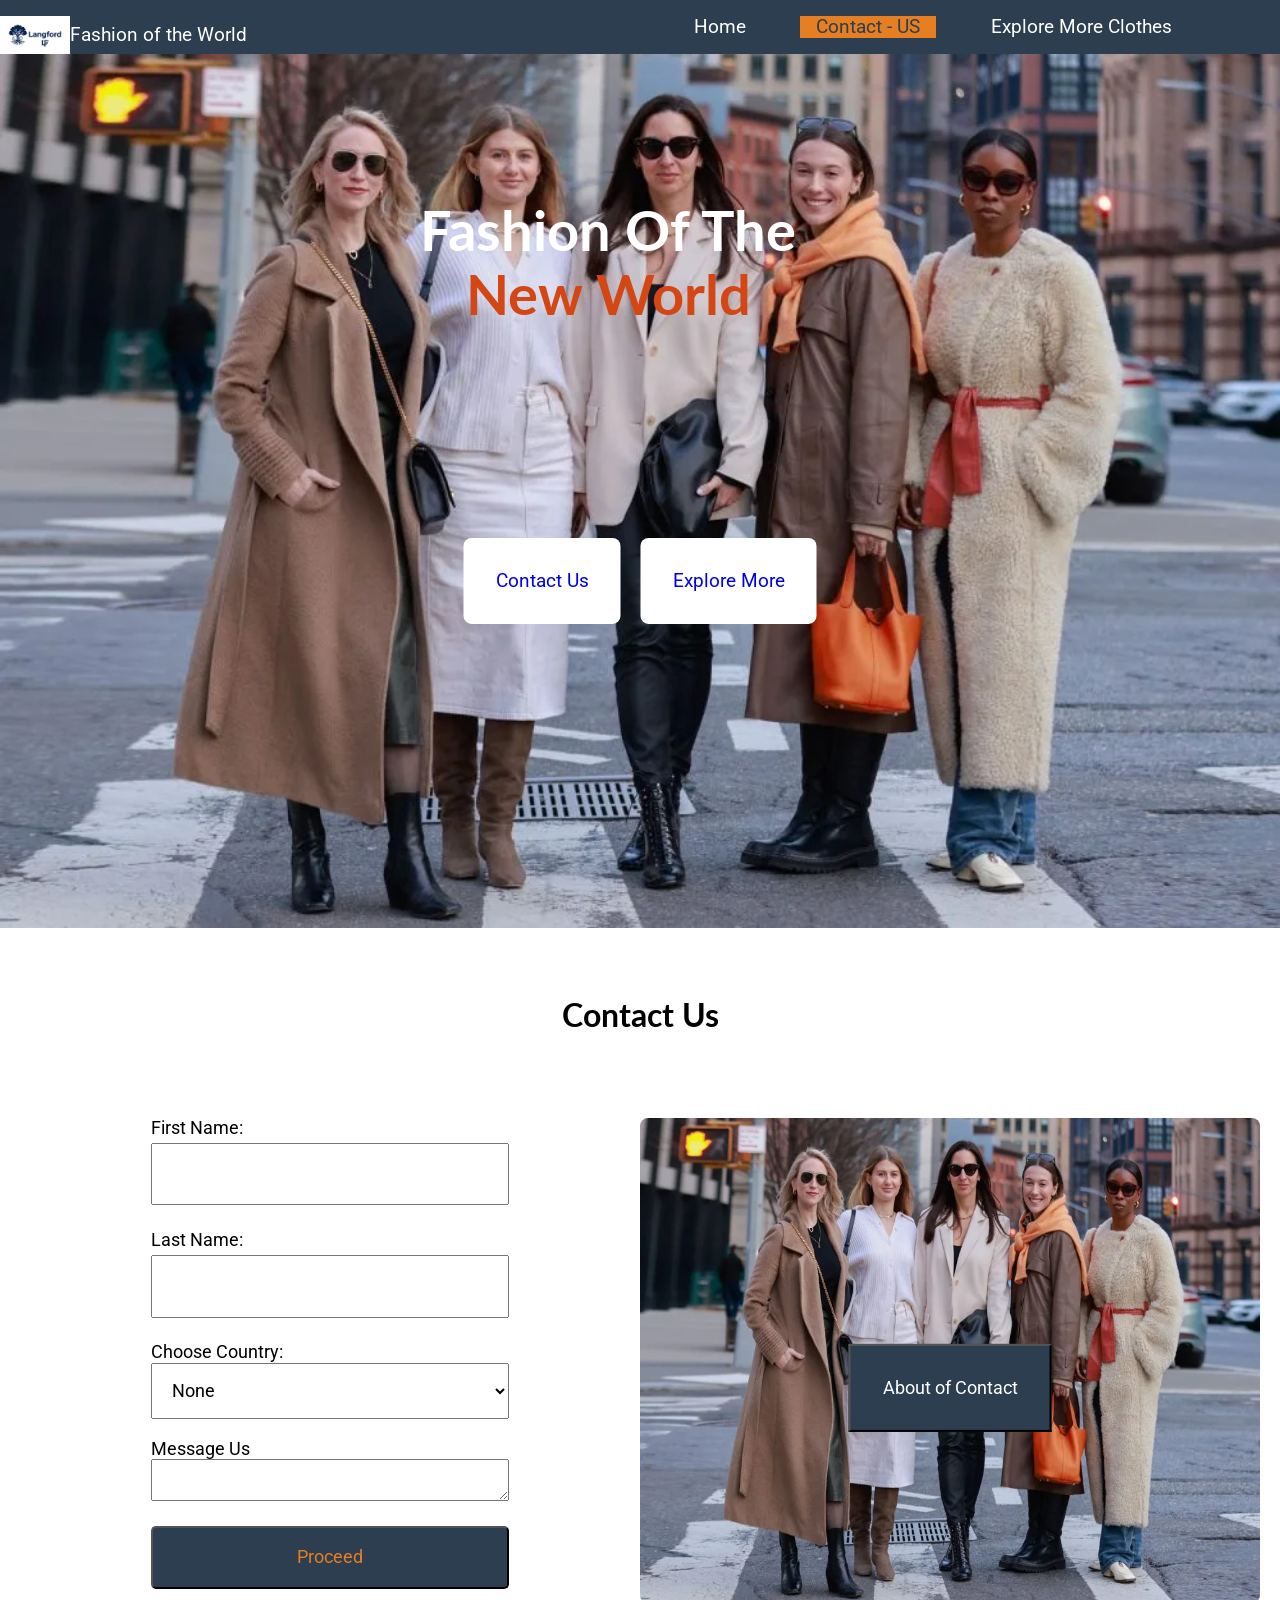
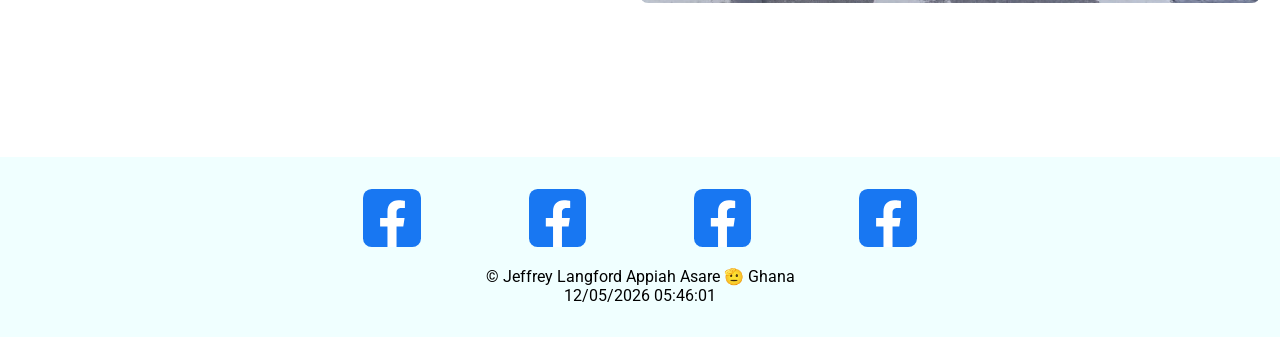
<file: final/contact.html>
<!DOCTYPE html>
<html lang="en">

<head>
    <meta charset="UTF-8">
    <meta name="viewport" content="width=device-width, initial-scale=1.0">
    <title>Contact Latest Fashions For All</title>
    <meta name="description" content="Get in touch with our fashion team. Reach us for inquiries, support, or collaborations through our responsive contact page.">
    <meta name="author" content="Jeffrey Langford Appiah Asare">
    <meta property="og:title" content="Contact Latest Fashion For All">
    <meta property="og:description" content="Connect with us today. Contact our fashion store for assistance, partnerships, or customer support">
    <meta property="og:image" content="https://asarepro.github.io/wdd231/final/images/shirt.webp">
    <meta property="og:url" content="https://asarepro.github.io/wdd231/final/contact.html">
    <link rel="shortcut icon" href="images/favicon.ico" type="image/x-icon">
    <link rel="stylesheet" href="styles/normalize.css">
    <link rel="stylesheet" href="styles/style.css">
    <script src="scripts/index.js" type="module"></script>
    <link rel="preconnect" href="https://fonts.googleapis.com">
    <link rel="preconnect" href="https://fonts.gstatic.com" crossorigin>
    <link
        href="https://fonts.googleapis.com/css2?family=Lato:ital,wght@0,100;0,300;0,400;0,700;0,900;1,100;1,300;1,400;1,700;1,900&family=Roboto:ital,wght@0,100..900;1,100..900&display=swap"
        rel="stylesheet">
</head>

<body>
    <header>
        <div class="headline">
            <img src="../chamber/images/logo.jpg" alt="site logo" width="44" height="44">
            <span class="site-name">Fashion of the World</span>
            <button class="menu-icon"></button>
        </div>
        <nav>
            <ul class="menu-list">
                <li><a href="index.html">Home</a></li>
                <li><a href="contact.html" class="active">Contact - US</a></li>
                <li><a href="explore.html">Explore More Clothes</a></li>
                <li></li>
            </ul>
        </nav>
    </header>

    <main>
        
        <section>
            <div class="hero-con">
                <h1>Fashion Of The <span class="hero-txt"> <br> New World</span></h1>
                <img src="images/hero-image.webp" alt="hero image" width="10" height="10">
                <div class="btn-group">
                    <a href="contact.html" class="join-btn">Contact Us</a>
                    <a href="explore.html" class="explore-btn">Explore More</a>
                </div>
            </div>
        </section>

        <h2>Contact Us</h2>

        <div class="contact">
        <form action="thanks.html" method="get">
            <label for="firstname">First Name:<input type="text" name="first" id="firstname" autocomplete="given-name" title="First Name" required></label>
            <label for="lasttname">Last Name:<input type="text" name="last" id="lasttname" autocomplete="family-name" title="last Name"required></label>
            <label for="country">Choose Country:
            <select name="country" id="country" required autocomplete="country-name">
                <option value="None">None</option>
                <option value="Ghana">Ghana</option>
                <option value="united Kingdom">United Kingdom</option>
                <option value="Nigeria">Nigeria</option>
            </select>
            </label>

            <label for="message">Message Us
            <textarea name="message" id="message">

            </textarea>
            </label>

            <input type="submit" value="Proceed">
                           
                
        </form>

        <div class="contact-pic">
            <img src="images/hero-image.webp" alt="form image of fashion" width="50" height="50">
            <button popovertarget="cardbox" id="open-box">About of Contact</button>
            <dialog popover id="cardbox">
                <p>
                    At Fashion of the New World, we value every connection. Whether you have questions, need support, or want to
                    collaborate, our team is here to assist you. Reach out today and let’s create something stylish together.
                </p>
                <button id="close-box" popovertarget="cardbox" popovertargetaction="hide">Close</button>
            </dialog>
        </div>
        </div>

    </main>


    <footer>
        <div class="footer-media">
            <ul>
                <li><a href="#"><img src="../images/facebook.svg" alt="" width="20" height="20"></a></li>
                <li><a href="#"><img src="../images/facebook.svg" alt="" width="20" height="20"></a></li>
                <li><a href="#"><img src="../images/facebook.svg" alt="" width="20" height="20"></a></li>
                <li><a href="#"><img src="../images/facebook.svg" alt="" width="20" height="20"></a></li>
            </ul>
        </div>
        <p>
            <span id="currentyear"></span>
        </p>
        <p id="lastModified"></p>
    </footer>
</body>

</html>
</file>
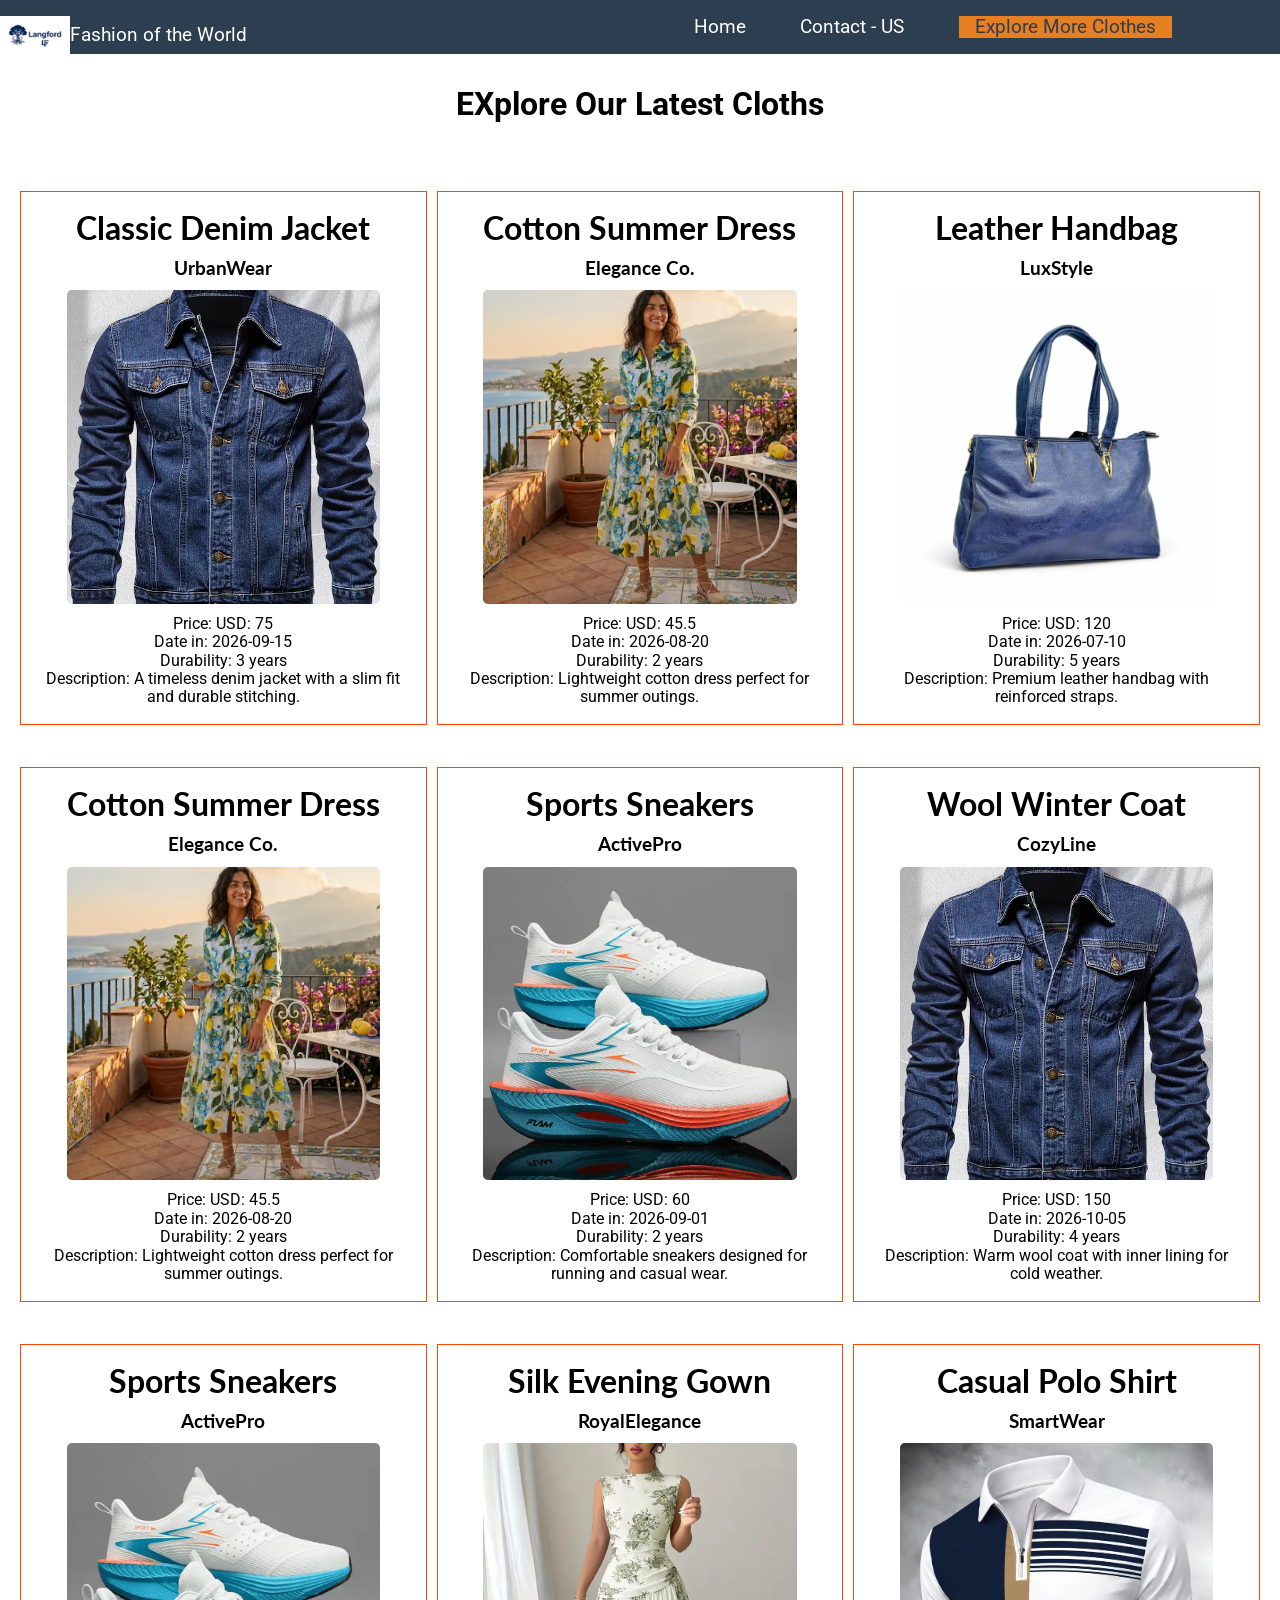
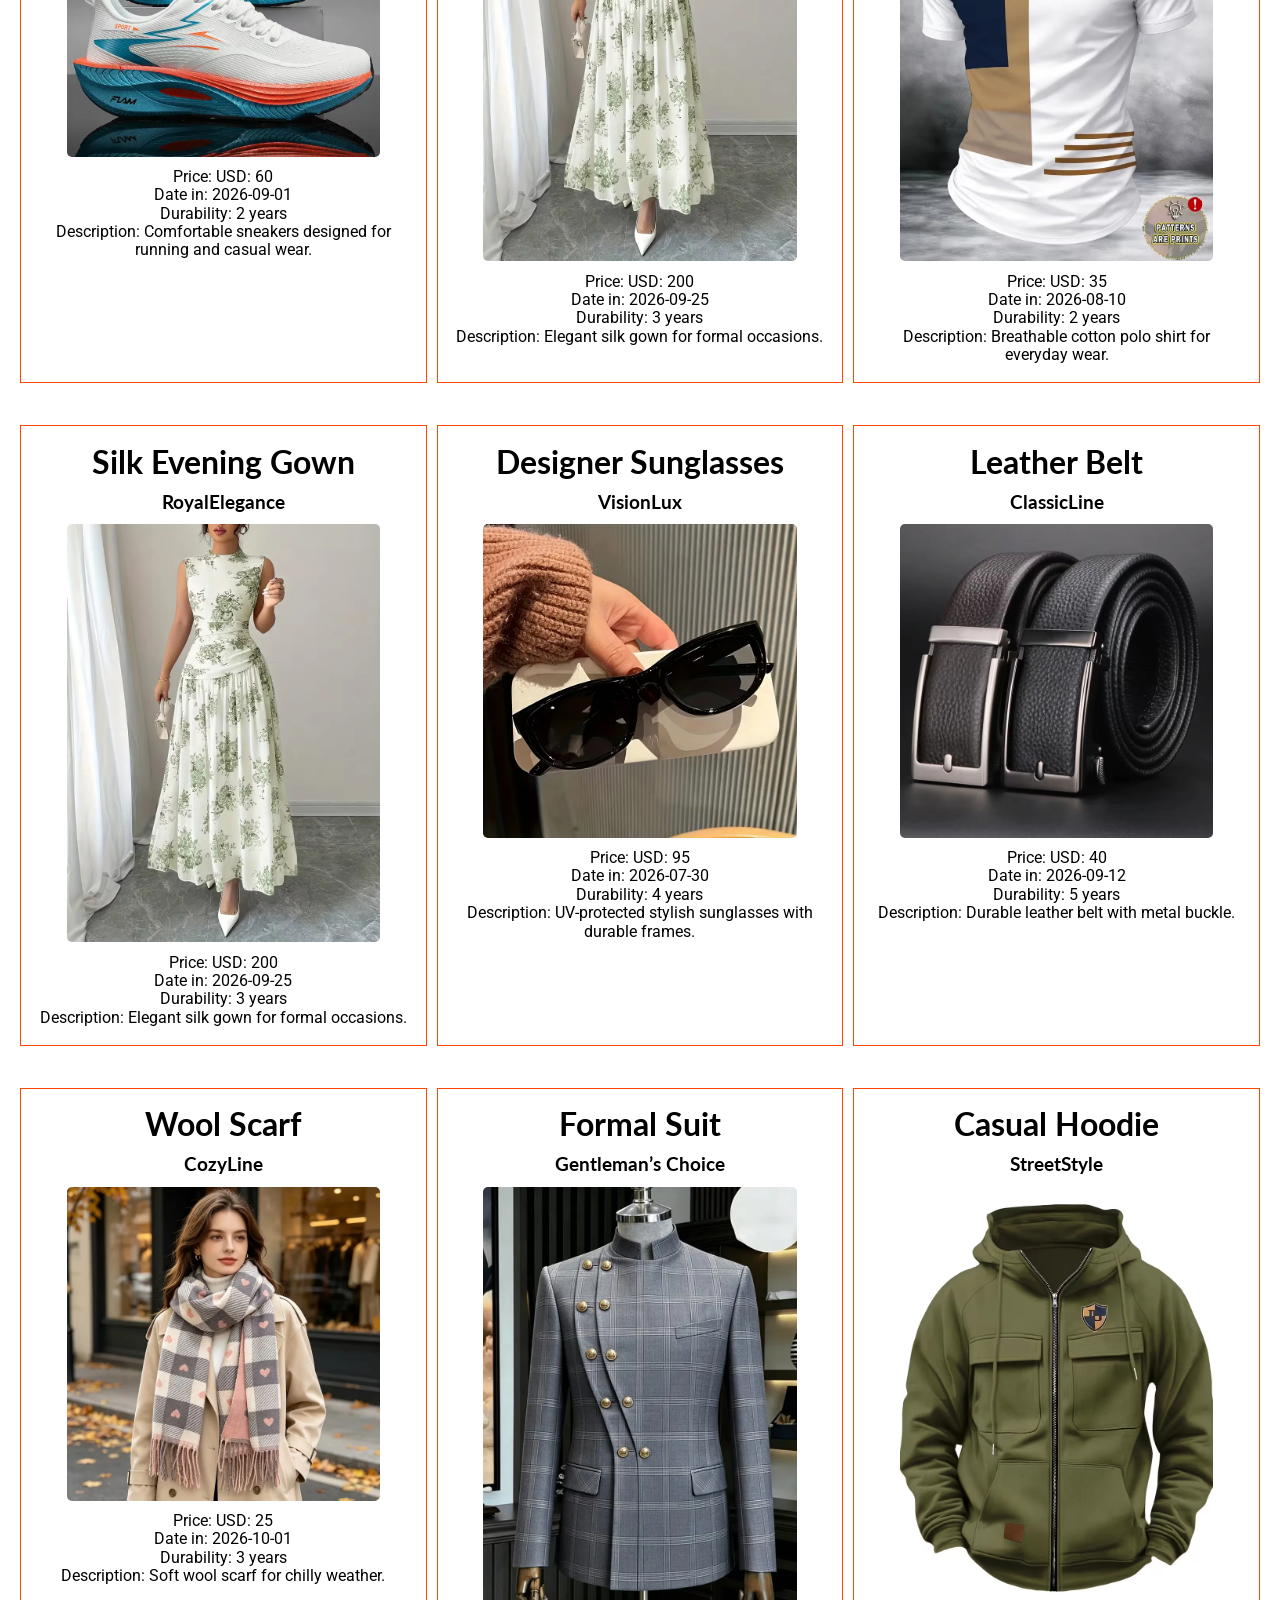
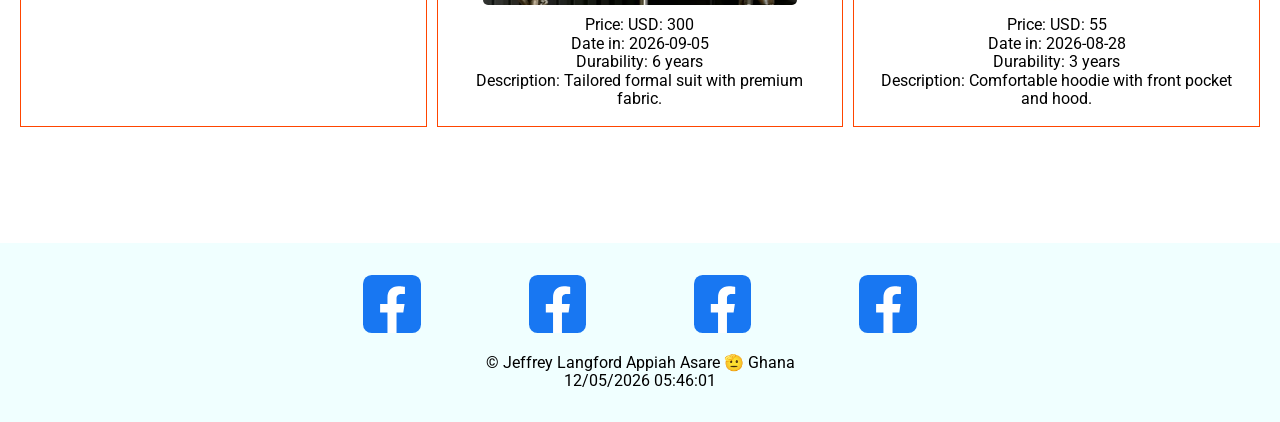
<file: final/explore.html>
<!DOCTYPE html>
<html lang="en">

<head>
    <meta charset="UTF-8">
    <meta name="viewport" content="width=device-width, initial-scale=1.0">
    <title> Explore Our Latest Fashions For All</title>
    <meta name="description" content="Browse our exclusive clothing collection. Explore stylish outfits with transparent hover price effects.">
    <meta name="author" content="Jeffrey Langford Appiah Asare">
    <meta property="og:title" content="Explore Our Latest Fashion">
    <meta property="og:description" content="Discover fashionable clothes designed to impress. Interactive hover pricing and responsive design for a seamless shopping experience">
    <meta property="og:image" content="https://asarepro.github.io/wdd231/final">
    <meta property="og:url" content="https://asarepro.github.io/wdd231/final/explore.html">
    <link rel="shortcut icon" href="images/favicon.ico" type="image/x-icon">
    <link rel="stylesheet" href="styles/normalize.css">
    <link rel="stylesheet" href="styles/style.css">
    <script src="scripts/index.js" type="module"></script>
    <link rel="preconnect" href="https://fonts.googleapis.com">
    <link rel="preconnect" href="https://fonts.gstatic.com" crossorigin>
    <link
        href="https://fonts.googleapis.com/css2?family=Lato:ital,wght@0,100;0,300;0,400;0,700;0,900;1,100;1,300;1,400;1,700;1,900&family=Roboto:ital,wght@0,100..900;1,100..900&display=swap"
        rel="stylesheet">
</head>

<body>
    <header>
        <div class="headline">
            <img src="../chamber/images/logo.jpg" alt="site logo" width="44" height="44">
            <span class="site-name">Fashion of the World</span>
            <button class="menu-icon"></button>
        </div>
        <nav>
            <ul class="menu-list">
                <li><a href="index.html">Home</a></li>
                <li><a href="contact.html">Contact - US</a></li>
                <li><a href="explore.html" class="active">Explore More Clothes</a></li>
                <li></li>
            </ul>
        </nav>
    </header>

    <main>
       <h1>EXplore Our Latest Cloths</h1>
        <div class="fashion_card">

        </div>

    </main>


    <footer>
        <div class="footer-media">
            <ul>
                <li><a href="#"><img src="../images/facebook.svg" alt="" width="20" height="20"></a></li>
                <li><a href="#"><img src="../images/facebook.svg" alt="" width="20" height="20"></a></li>
                <li><a href="#"><img src="../images/facebook.svg" alt="" width="20" height="20"></a></li>
                <li><a href="#"><img src="../images/facebook.svg" alt="" width="20" height="20"></a></li>
            </ul>
        </div>
        <p>
            <span id="currentyear"></span>
        </p>
        <p id="lastModified"></p>
    </footer>
</body>

</html>
</file>
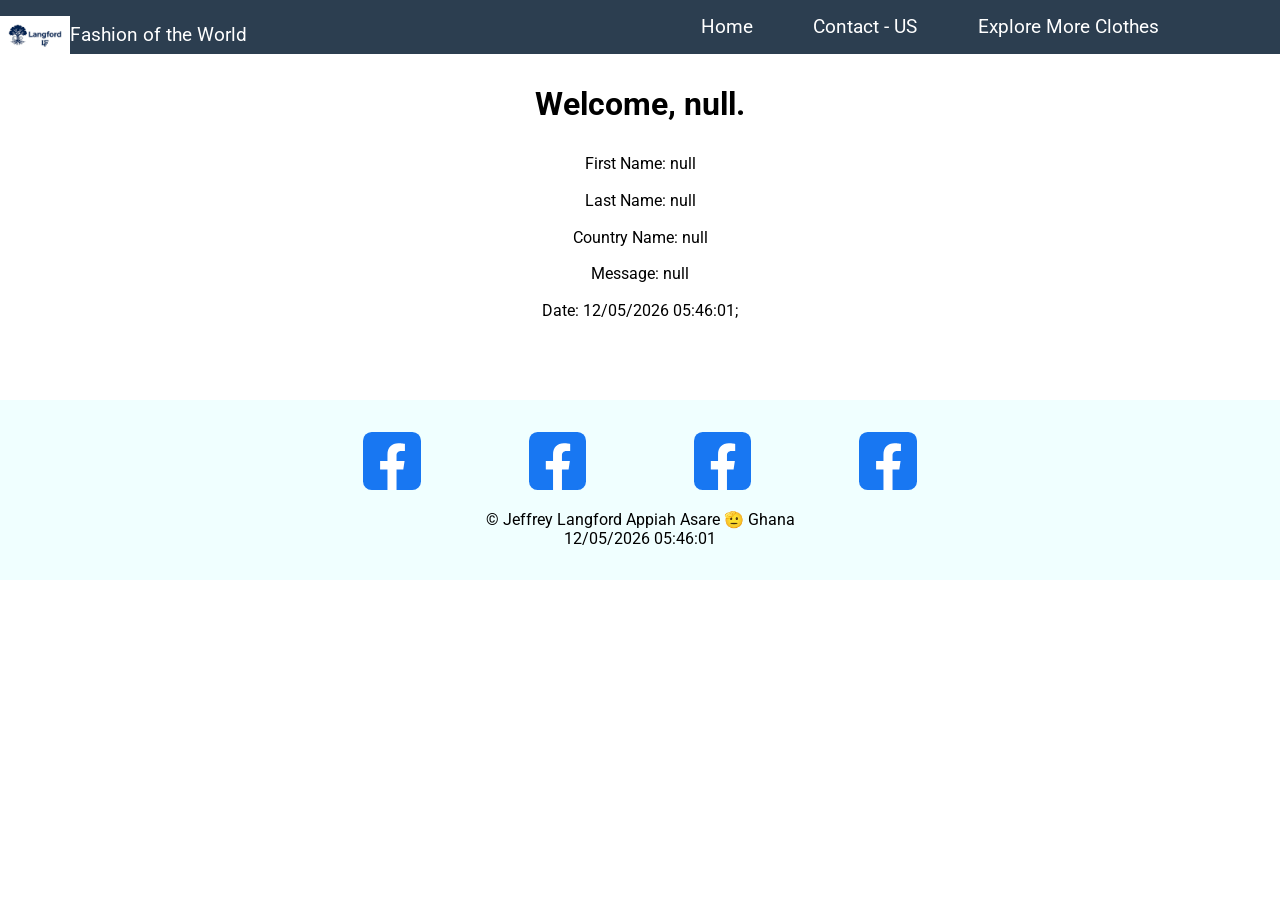
<file: final/thanks.html>
<!DOCTYPE html>
<html lang="en">

<head>
    <meta charset="UTF-8">
    <meta name="viewport" content="width=device-width, initial-scale=1.0">
    <title>Thank You For Contacting Us</title>
    <meta name="description"
        content="Thank you for choosing Fashion of the New World. Your trust and support inspire us to deliver elegant, innovative, and stylish collections that celebrate individuality.">
    <meta name="author" content="Jeffrey Langford Appiah Asare">
    <meta property="og:title" content="Thank you for conatcting Us">
    <meta property="og:description"
        content="Fashion of the New World appreciates your support. Together, we redefine modern style with elegance, innovation, and confidence.">
    <meta property="og:image" content="https://asarepro.github.io/wdd231/final/images/shirt.webp">
    <meta property="og:url" content="https://asarepro.github.io/wdd231/final/thanks.html">
    <link rel="shortcut icon" href="images/favicon.ico" type="image/x-icon">
    <link rel="stylesheet" href="styles/normalize.css">
    <link rel="stylesheet" href="styles/style.css">
    <script src="scripts/index.js" type="module"></script>
    <link rel="preconnect" href="https://fonts.googleapis.com">
    <link rel="preconnect" href="https://fonts.gstatic.com" crossorigin>
    <link
        href="https://fonts.googleapis.com/css2?family=Lato:ital,wght@0,100;0,300;0,400;0,700;0,900;1,100;1,300;1,400;1,700;1,900&family=Roboto:ital,wght@0,100..900;1,100..900&display=swap"
        rel="stylesheet">
</head>

<body>
    <header>
        <div class="headline">
            <img src="../chamber/images/logo.jpg" alt="site logo" width="44" height="44">
            <span class="site-name">Fashion of the World</span>
            <button class="menu-icon"></button>
        </div>
        <nav>
            <ul class="menu-list">
                <li><a href="index.html">Home</a></li>
                <li><a href="contact.html">Contact - US</a></li>
                <li><a href="explore.html">Explore More Clothes</a></li>
                <li></li>
            </ul>
        </nav>
    </header>

    <main>
       
<div class="thanks">
    
</div>

    </main>


    <footer>
        <div class="footer-media">
            <ul>
                <li><a href="#"><img src="../images/facebook.svg" alt="" width="20" height="20"></a></li>
                <li><a href="#"><img src="../images/facebook.svg" alt="" width="20" height="20"></a></li>
                <li><a href="#"><img src="../images/facebook.svg" alt="" width="20" height="20"></a></li>
                <li><a href="#"><img src="../images/facebook.svg" alt="" width="20" height="20"></a></li>
            </ul>
        </div>
        <p>
            <span id="currentyear"></span>
        </p>
        <p id="lastModified"></p>
    </footer>
</body>

</html>
</file>
<file: styles/small.css>
:root {
    --my-font: 'Lato';
}

*{
    padding: 0;
    margin: 0;
    box-sizing: border-box;
}

body{
    font-family: var(--my-font), sans-serif;
    font-size: 100%;
}

header{
    display: grid;
    grid-template-columns:48px auto 48px;
    background-color: #003049;
    color: white;
}

header .logo{
    background-color: wheat;
    width: 100%;
    border: 1px solid black;
}

#site-head {
    display: grid;
    align-items: end;
    padding: 10px;
}


.menu-links li .active{
    background-color: #003049;
    color: white;
}

.menu-open::before{
    content: '\2630';
}

.menu-close::before{
    content: '\2630';
}

.menu-close,.menu-open{
    font-family: Verdana, Geneva, Tahoma, sans-serif;
    font-size: 30px;
    border: none;
}

.menu-links{
    display: none;
}

.menu-links-open{
    display: block;
}

.menu-links li{
    text-align: center;
    padding: .3rem;
}

.menu-links li a{
    display: block;
    text-decoration: none;
    font-size: 1.2rem;
    border-bottom: 1px solid black;
    color: black;
    transition: .5s ease;
}

.menu-links li a:hover{
    background-color: rgb(164, 122, 67);
    color: white;
}


.container{
    display: grid;
    gap: 20px;
    padding: 10px;
    margin-bottom: 50px;
}

.container p{
    padding: 5px;
}

.container img{
    width: 100%;
}

.container section{
    background-color: #003049;
    padding: 10px;
    border-radius: 5px;
    color: white;
}

.course h2{
    text-align: center;
    margin-bottom: 40px;
}

.btn-group {
    display: flex;
    justify-content: center;
    gap: 10px;
    padding: 10px;
 }


.course-list{
    display: grid;
    grid-template-columns: 1fr;
    gap: 20px;
    padding: 20px;
}

 .course p {
     width: 100%;
     background-color: antiquewhite;
 }

.course-list > section{
    width: 100%;
    height: 100px;
    background-color: #003049;
    padding: 10px;
    text-align: center;
}

.total-credits{
    text-align: center;
}

footer{
    padding: 10px;
}

.social-links{
    display: flex;
    justify-content: center;
    gap: 30px;
    margin-bottom: 30px;

}

.social-links li{
    width: 10%;
    list-style: none;
}

.social-links a{
    width: 100%;
}

.social-links img{
    width: 100%;
}

footer p{
    text-align: center;
    background-color: #003049;
    padding: 10px;
    color: white;
}
</file>
<file: styles/larger.css>
@media screen and (min-width:320px) {
     .menu-open{
        display: none;
     }

     .menu-links{
        display: flex;
        list-style: none;
        gap: 20px;
        background-color: #003049;
     }

      .menu-links li .active {
         background-color: white;
         color: #003049;
      }

     .menu-links li a{
      color: white;
     }

     .container{
        display: grid;
        grid-template-columns: 1fr 1fr;
        gap: 15px;
        padding: 10px;
        margin-bottom: 70px;
     }

     .container img{
        width: 100%;
     }

     .container h2{
        text-align: center;
        font-size: 2rem;
        color: white;
     }

     .container p{
        color: white;
        padding: 20px;
        text-align: center;
     }

     .course{
        margin-bottom: 70px;
     }

     .btn-group{
        display: flex;
        justify-content: center;
        gap: 30px;
     }

     .btn-group button{
        font-size: 1.3rem;
        padding: 7px;
        border: none;
        box-shadow: 5px 7px 4px black;
     }

    .course p{
        width: 100%;
        background-color: antiquewhite;
     }

    .course h2{
        text-align: center;
        font-size: 2.5rem;
    } 

    .course-list {
        display: grid;
        grid-template-columns: 1fr 1fr 1fr 1fr;
        gap: 20px;
        padding: 20px;
    }

    .social-links img {
        width: 60%;
    }
}
</file>
<file: chamber/styles/style.css>
:root{
    --primary-color:#001D3D;
}

*{
    padding: 0;
    margin: 0;
    box-sizing: border-box;
}

body{
    font-size: 100%;
    font-family: Lato, sans-serif;
}

.mode{
    color: white;
    background-color: black;
}

header{
    display: grid;
    grid-template-columns: 70px auto 1fr 1fr;
    border-bottom: 1px solid silver;
    background-color: var(--primary-color);
}

.site-head{
    display: flex;
    align-self: center;
    padding: 10px;
    color: antiquewhite;
}

header img{
    padding: 10px;
    width: 70%;
    height: auto;
}

header button{
    width: 100%
}

.moon-toggel::before{
    content: url("/chamber/images/moon.svg");
    width: 100%;
    background-color: white;
    padding: 5px;
}

.moon-toggel{
    border: none;
    background-color: transparent;
}

.sun-toggel::before{
    content: url("/chamber/images/brightness.svg");
    width: 100%;
}

.sun-toggel{
    border: none;
    background-color: white;
}

.moon-toggel-2::before {
    content: url("/chamber/images/moon.svg");
    width: 100%;
}

.moon-toggel-2 {
    display: none;
    border: none;
    background-color: transparent;
}

.sun-toggel-2::before {
    content: url("/chamber/images/brightness.svg");
    width: 100%;
}

.sun-toggel-2 {
    border: none;
    color: white;
}


.menu-icon::before{
    content: '\2630';
    border: none;
    background-color: white;
    padding: 5px;
}

.menu-icon{
    width: 100%;
    border: none;
    background-color: transparent;
    padding: 20px;
}

.close-icon{
    border: none;
    font-family: Verdana, Geneva, Tahoma, sans-serif;
}

.close-icon::before {
    content: '\00D7';
}

.menu-list{
    display: none;
    justify-content: center;
    margin-top: 24px;
}

.open-menu{
    display: grid;
}

.menu-list li{
    list-style: none;
}

.menu-list li a{
    display: block;
    padding: 10px;
    color: aliceblue;
    text-decoration: none;
}

/* .active{
    background-color: rgb(225, 145, 64);
    border-bottom: 3px solid rgb(232, 226, 226);
} */

.active {
    background-color: #F77F00;
    color: white;
    border-bottom: 3px solid white;
}

.hero-img {
    position: relative;
    width: 100%;
    padding: 0;
    margin: 0;
}

.hero-img h1{
    font-size: 2rem;
    color: white;
    text-shadow: 2px 2px 8px rgba(0, 0, 0, .8);
    position: absolute;
    top: 20%;
    left: 50%;
    transform: translate(-50%,-50%);
    text-align: center;
}

.hero-img img {
    width: 100%;
    height: 450px;
}

.hero-img .cta {
    position: absolute;
    top: 80%;
    left: 60%;
    transform: translate(-50%,-50%);
    padding: 3rem;
    background-color: var(--primary-color);
    border: none;
    color: white;
    border-radius: 10px;
    font-size: 1rem;
}

.card{
    display: grid;
    grid-template-columns: 1fr;
    gap: 20px;
    width: 100%;
    padding: 5px;
    margin: 50px 0px;
}

p{
    line-height: 2.4rem;
    text-align: center;
}

section{
    width: 100%;
    background-color: aliceblue;
}

section h2,span,p{
    text-align: center;
    color: #121212;
    font-family: Roboto, sans-serif;
}


section img{
    display: block;
    width: 100%;
    height: auto;
    padding: 10px;
}

.card-container{
    border-top: 1px solid black;
    display: grid;
    grid-template-columns: 1fr 1fr;
}

.weather{
    padding: 20px;
}

.weather-card{
    width: 100%;
    height: auto;
    padding: 10px;
    background-color: var(--primary-color);
    color: aliceblue;
    margin-bottom:50px ;
}

 .weather-card h3{
     text-align: center;
     padding: 1rem 0;
}

.weather-card img{
    width: 100%;
}

.weather-card p{
    color: aliceblue;
}

/* directory */
/* View buttons */
.view-controls {
    display: flex;
    justify-content: center;
    gap: 1rem;
    margin: 1rem 0 2rem;
}

.view-controls button {
    padding: .8rem 1.5rem;
    border: none;
    background-color: #001D3D;
    color: white;
    font-size: 1rem;
    cursor: pointer;
    border-radius: 5px;
}

.view-controls button:hover {
    background-color: #003566;
}

/* GRID VIEW */
.grid-view {
    display: grid;
    grid-template-columns: repeat(auto-fit, minmax(300px, 1fr));
    gap: 1rem;
    padding: 1rem;
}

.grid-view .member-card {
    background-color: white;
    border: 1px solid #ddd;
    padding: 1rem;
    text-align: center;
    border-radius: 8px;
}

.grid-view .member-card img {
    width: 100%;
    max-width: 200px;
    display: block;
    margin: 1rem auto;
}

/* LIST VIEW */
.list-view {
    display: flex;
    flex-direction: column;
    padding: 1rem;
}

.list-view .member-card {
    display: grid;
    grid-template-columns: 1fr;
    padding: 1rem;
    border-bottom: 1px solid #ccc;
    text-align: left;
}

.list-view .member-card img {
    display: none;
}

.list-view .member-card:nth-child(even) {
    background-color: #f5f5f5;
}

.list-view .member-card:nth-child(odd) {
    background-color: white;
}

.member-card a {
    text-decoration: none;
    color: #003566;
    font-weight: bold;
}



footer{
    display: grid;
    grid-template-columns: 1fr;
    justify-content: center;
    padding: 20px;
    background-color: var(--primary-color);
}

footer #currentyear{
    color: aliceblue;
    text-align: center;
}

#lastModified{
    color: aliceblue;
}

.social-info .social-link img{
    width: 50%;
    margin: 40px 0;
}

.social-link{
    display: flex;
}

.social-link li{
    list-style: none;
}

.site-info p{
    color: aliceblue;
    margin-bottom: 40px;
}

.contact-info p{
    color: aliceblue;
}

/* form==================== */
h1{
    text-align: center;
    margin-top: 2rem;
}

form{
    display: grid;
    justify-content: center;
    margin-top: 4rem;
}

input{
    width: 100%;
    display: block;
    font-size: 1rem;
    padding: .5rem;
}

label{
    margin-bottom: .6rem;
    padding-bottom: .9rem;
    font-size: 1rem;
}

select{
    display: grid;
    width: 100%;
    padding: 1rem;
    font-size: 1rem;
}

textarea{
    display: grid;
    width: 100%;
}

button[type="submit"]{
    margin-bottom: 2rem;
    font-size: 1rem;
    padding: .8rem;
    color: darkblue;
}

dialog{
    /* display: block; */
    position: relative;
    top: 50%;
    left: 50%;
    width: 90%;
    height: auto;
    transform: translate(-50%,-50%);
}

dialog > button{
    position: relative;
    top: 30%;
    left: 50%;
    transform: translate(-50%,-50%);
    padding: 1rem;
    font-size: 1rem;
}

dialog h3{
    text-align: center;
    margin: 1rem;
}

.member-card{
    margin-top: 3rem;
    display: grid;
    justify-content: center;
    padding: 1rem;
}

.level-card{
    padding: 2rem;
    display: grid;
    justify-content: center;
    width: 100%;
    height: auto;
    /* background-color: antiquewhite; */
    margin-bottom: 2rem;
    /* color: darkblue; */
    /* transition: .5s ease-in-out; */
    animation-name: anime;
    animation-duration: 3s;
    animation-iteration-count: infinite;
    animation-timing-function: ease-in;
}

@keyframes anime{
    0%{
        background-color: #e79741;
        opacity: .9;
        width: 94%;
    }

    50%{
        background-color: #f0e141;
        opacity: .9;
        width: 95%;
    }

    100%{
        background-color: rgb(151, 42, 151);
        opacity: .9;
        width: 100%;
    }
}

.level-card:hover{
    background-color: darkblue;
    color: white;
}

.level-card > button{
    margin-top: 2rem;
    padding: .8rem;
    font-size: 1rem;
}

/* thanks ============*/

.thanks-card{
    width: 100%;
    background-color: aliceblue;
    height: auto;
    margin-bottom: 3rem;
}

.thanks-card h1{
    color: darkblue;
    margin-bottom: 1rem;
}

.thanks-card p{
    text-align: center;
    font-size: 1rem;
    padding: .9rem;
}




@media screen and (min-width:320px){
    .main-head {
        background-color: var(--primary-color);
        border-bottom: 1px solid silver;
    }
    header{
        background-color: var(--primary-color);
    }


    /* header img{
        width: 100%;
    }

    .menu-icon{
        display: none;
    } */

    /* .menu-list{
        display: flex;
        align-content: center;
        justify-content: space-evenly;
        padding: 10px;
    } */
/* 
    .menu-list li a{
        display: inline;
        color: black;
    }

    /* .moon-toggel{
        display: none;
    } */

    /* .moon-toggel-2{
        display: inline;
    } */


    .card{
        grid-template-columns: 1fr;
    }

    #container{
        display: grid;
        grid-template-columns: 1fr 1fr;
    }

    .weather-card{
        width: 50%;
        margin: 3rem;
    }

    footer{
        grid-template-columns: 1fr;
    }

    .social-link {
        display: flex;
    }

}

@media screen and (min-width:630px){
    header{
            grid-template-columns: 80px auto 1fr ;
        }
    
    
    header img{
            width: 100%;
        }
    
        .menu-icon{
            display: none;
        }
    
        .menu-list{
            display: flex;
            align-content: center;
            justify-content: space-evenly;
            padding: 10px;
        }
         
        .menu-list li a{
            display: inline;
            color: aliceblue;
        }
    
        .main-head{
            display: grid;
            grid-template-columns: 1fr 1fr;
            border-bottom: 1px solid silver;
        }
    
        .moon-toggel{
            display: none;
        }
    
        .moon-toggel-2{
            display: inline;
            background-color: white;
        }
    .card{
        grid-template-columns: 1fr 1fr;
    }

    .hero-img .cta{
        left: 70%;
    }

    .hero-img h1{
        font-size: 3rem;
    }

    .join-container {
        display: grid;
        grid-template-columns: 1fr 1fr;
    }

    footer{
        grid-template-columns: 1fr 1fr 1fr;
    }
}


@media screen and (min-width:900px){
    .card{
        grid-template-columns: 1fr 1fr 1fr;
        padding: 20px;
    }
}
</file>
<file: final/styles/style.css>
:root{
    --primary-color: #2C3E50;
    --secondary-color: #E67E22;
    --body-font: "Roboto";
    --major: "Lato";
}

*{
    padding: 0;
    margin: 0;
    box-sizing: border-box;
}

body{
    font-size: 100%;
    font-family: var(--body-font);
}

header{
    background-color: var(--primary-color);
    color: white;
}

.headline {
    display: grid;
    grid-template-columns: 70px 1fr 70px;
    justify-content: center;
    align-items: center;
}

.menu-icon:hover {
    cursor: pointer;
}

.menu-icon {
    border: none;
    font-family: Verdana, Geneva, Tahoma, sans-serif;
    background-color: transparent;
    font-size: 1.3rem;
    color: white;
}

.menu-icon::before {
    content: '\2630';
}

.menu-close {
    font-family: Verdana, Geneva, Tahoma, sans-serif;
}

.menu-close::before {
    content: '\00D7';
}


nav ul {
    display: grid;
    justify-content: center;
}

.active {
    background-color: var(--secondary-color);
    color:var(--primary-color);
    padding: 0 1rem;
}

.menu-list {
    height: 0;
    scale: 0;
    transition: .5s ease-in-out;
}

.menu-list-close {
    height: 100%;
    display: block;
    scale: 1;
}

ul li {
    list-style: none;
}

ul li a {
    display: block;
    text-decoration: none;
    text-align: center;
    margin-bottom: 1rem;
    font-size: 1.2rem;
    color: white;
}

 
.hero-con{
    width: 100%;
    position: relative;
    height: auto;
}

.hero-con > h1{
    position: absolute;
    top: 20%;
    left: 40%;
    transform: translate(-50%,-50%);
    font-size: 1.3rem;
    font-family: var(--major);
    color:white;
    text-wrap: nowrap;
}

.hero-con > img{
    width: 100%;
    height: auto;

}

.btn-group{
    position: absolute;
    top: 80%;
    left: 50%;
    transform: translate(-50%, -50%);
    display: flex;
    column-gap: 10px;
}

.btn-group > button{
    text-wrap: nowrap;
    padding: .5rem;
    font-size: 1.2rem;
    border: none;
    border-radius: 5px;
    text-align: center;
    box-shadow: 5px 5px 10px orangered;
}

.btn-group > a{
    background-color: white;
    padding: .7rem;
    border-radius: 8px;
    font-size: .7rem;
    text-decoration: none;
}

.fashion-con{
    display: grid;
    gap: 2rem;
    justify-content: space-evenly;
    padding: 2rem;
}

h2{
    text-align: center;
    margin: 4rem;
    font-size: 2rem;
    font-family: var(--major), sans-serif;
}

.fashion-con .fashion-bx{
    width: 100%;
    height: auto;
    transition: .5s ease-in-out;
}

.fashion-bx a{
    text-decoration: none;
    color: black;
}

.fashion-bx:hover{
    scale: .8;
}

figcaption{
    text-align: center;
    padding: .7rem;
    font-size: 1.2rem;
}

.fashion-bx img{
    width: 100%;
    height: auto;
    border-radius: 5px;
}

.abt-us{
    display: grid;
    gap: 20px;
    padding: 20px;
}

.abt-txt{
    text-align: center;
    padding: .8rem;
    border: 1px solid gray;
    border-radius: 7px;
}

.abt-pic img{
    width: 100%;
    height: auto;
}

/* =========================Explore page */
h1{
    text-align: center;
    margin: 2rem;

}
.fashion_card{
    display: grid;
    justify-content: space-evenly;
    align-content: center;
    gap: 10px;
    width: 100%;
    height: auto;
    padding: 20px;
}

.fashion_card img{
    display: block;
    margin: auto;
    width: 80%;
    border-radius: 5px;
}

.fashion_card h1,h3{
    text-align: center;
    margin: .7rem;
    font-family: var(--major), serif;
}

.fashion_card p{
    text-align: center;
    padding: .7rem;
}

.fashion_card > section{
  margin: 1rem 0;
  border: 1px solid orangered;
  padding: .4rem;
}

/* ================Contact page */
.contact{
    padding: 20px;
}

form{
    display: grid;
    justify-content: center;
    gap: 20px;
    margin-bottom: 4rem;
}

label{
    display: block;
    font-size: 1.1rem;
}

input{
    width: 100%;
    padding: 1.2rem;
    font-size: 1.1rem;
    margin: .3rem 0;
}

select{
    display: grid;
    width: 100%;
    padding: 1rem;
}

textarea{
    display: block;
    width: 100%;
}

input[type="submit"]{
    background-color: var(--primary-color);
    color: var(--secondary-color);
    transition: .7s ease-in-out;
    border-radius: 5px;
}

input[type="submit"]:hover{
    background-color: rgba(68, 135, 202, 0.7);
    color: white;
}
.contact-pic{
    position: relative;
}

.contact-pic dialog{
    margin: auto;
    width: 500px;
    height: 300px;
    border-radius: 9px;
}

dialog p{
    padding: 1.4rem;
}

.contact-pic dialog #close-box{
    margin: 1rem auto;
    display: block;
    padding: 1rem;
    font-size: 1.1rem;
}

.contact-pic #open-box{
    position: absolute;
    top: 50%;
    left: 50%;
    transform: translate(-50%,-50%);
    background-color: var(--primary-color);
    color: white;
    padding: 2rem;
    font-size: 1.1rem;
}


.contact-pic img{
    border-radius: 8px;
    display: block;
    margin: auto;
    width: 80%;
    height: auto;
}

/* =================Thanks Page */
.thanks{
    width: 50%;
    margin: auto;
    text-align: center;
}


footer{
    margin-top: 5rem;
    text-align: center;
    background-color: azure;
    padding: 2rem 0;
}


.footer-media{
    margin: auto;
    width: 50%;
}

.footer-media img{
    width: 100%;
    height: auto;
}

.footer-media ul{
    display: grid;
    grid-template-columns: 1fr 1fr 1fr 1fr;
    justify-content: space-between;
    gap: 1.3rem;
}

.footer-media ul li{
    list-style: none;
}

@media screen and (min-width:320px){
    
.hero-con h1{
    left: 45%;
    font-size: 2.7rem;
}

.hero-con .hero-txt{
    color: rgb(212, 70, 19);
}

.fashion-con {
    grid-template-columns: 1fr 1fr;
}


}


@media screen and (min-width:620px){
    header{
        display: grid;
        grid-template-columns: 1fr 1fr;
        padding-top: 1rem;
        align-content: center;
    }

    .headline{
        grid-template-columns: 70px 1fr;
    }

    .headline img{
        width: 100%;
        height: auto;
    }

    .site-name{
        font-size: 1.2rem;
    }

    .menu-list{
        display: flex;
        justify-content: space-evenly;
        font-size: 1.2rem;
        height: auto;
        scale: 1;
    }

    .menu-icon{
        display: none;

    }


    .hero-con h1{
        font-size: 3.5rem;
    }

    .btn-group {
        position: absolute;
        top: 80%;
        left: 50%;
        transform: translate(-50%, -50%);
        display: flex;
        column-gap: 20px;
    }

    .btn-group > button {
        padding: 2rem;
        font-size: 1.2rem;
        border: none;
        border-radius: 5px;
        text-align: center;
        box-shadow: 5px 5px 10px orangered;
    }

    .abt-us {
        grid-template-columns: 1fr 1fr;
    }

    .fashion_card{
        grid-template-columns: 1fr 1fr;
    }

    .btn-group > a{
        padding: 2rem;
        font-size: 1.2rem;
    }

}


@media screen and (min-width:940px){
    .btn-group{
        top: 60%;
    }

    .btn-group > button{
        padding: 2.4rem;
    }

    .fashion-con{
        grid-template-columns: 1fr 1fr 1fr;
    }

    .footer-media img{
        width: 40%;
    }

    .fashion_card{
        grid-template-columns: 1fr 1fr 1fr;
    }

    .contact {
        display: grid;
        grid-template-columns: 1fr 1fr;
    }

    .contact-pic img{
        width: 100%;
        display: line-block;
        height: 90%;
    }
}
</file>
<file: styles/project_site.css>
:root {
    --primary: #2C3E50;
    --secondary: #E67E22;
    --background: #F8F9FA;
    --text: #333333;
}

* {
    margin: 0;
    padding: 0;
    box-sizing: border-box;
}

body {
    font-family: 'Roboto', sans-serif;
    background: var(--background);
    color: var(--text);
    line-height: 1.6;
    padding: 20px;
}

header {
    background: var(--primary);
    color: white;
    text-align: center;
    padding: 25px;
    border-radius: 10px;
}

h1,
h2,
h3 {
    font-family: 'Lato', sans-serif;
}

h2 {
    color: var(--primary);
    margin-bottom: 10px;
}

section {
    background: white;
    margin: 20px 0;
    padding: 20px;
    border-left: 5px solid var(--secondary);
    border-radius: 8px;
}

ul {
    padding-left: 20px;
}

.color-box {
    display: inline-block;
    width: 120px;
    height: 40px;
    line-height: 40px;
    text-align: center;
    color: white;
    font-weight: bold;
    margin-bottom: 10px;
    border-radius: 4px;
}

.primary {
    background: var(--primary);
}

.secondary {
    background: var(--secondary);
}

pre {
    background: #f1f1f1;
    padding: 15px;
    overflow-x: auto;
    border-radius: 6px;
    margin-top: 10px;
}

footer {
    text-align: center;
    background: var(--primary);
    color: white;
    padding: 15px;
    border-radius: 10px;
    margin-top: 20px;
}
</file>
<file: chamber/styles/discover.css>
.message{
    text-align: center;
    font-size: 1.5rem;
}

.interest{
    padding: 1rem;
}

.interest-card{
    /* padding: 1rem; */
    display: grid;
    /* grid-template-columns: 1fr 1fr; */
    gap: 10px;
}

.interest-card figure{
    margin-bottom: 4rem;
    padding: .2rem;
    background-color: var(--primary-color);
    /* display: grid; */
    overflow: hidden;
    border-radius: 8px;
    grid-template-areas: 
    "head ."
    "photo description"
    "photo info"
    "btn btn";
}

.interest-card h2{
    grid-area: head;
    text-align: center;
    margin: 2rem;
    color: white;
}

.interest-card address{
    grid-area: info;
    text-align: center;
    margin: 1rem;
    color: white;
}

.interest-card p {
    grid-area: description;
    text-align: center;
    margin: 1rem;
    color: white;
}

figure img{
    grid-area: photo;
    width: 90%;
    display: block;
    margin: auto;
    height: auto;
}

figure button{
    grid-area: btn;
    display: block;
    margin: 2rem auto;
    padding: 1rem;
    width: 100%;
    text-align: center;
    font-size: 1rem;

}


@media screen and (min-width:641px) {
    .interest-card {
        grid-template-columns: 1fr;
    }

    .interest-card figure{
        display: grid;
    }
}

@media screen and (min-width:1025px) {
    .interest-card {
        grid-template-columns: 1fr 1fr;
    }

    .interest-card figure{
        display: grid;
    }
}
</file>
